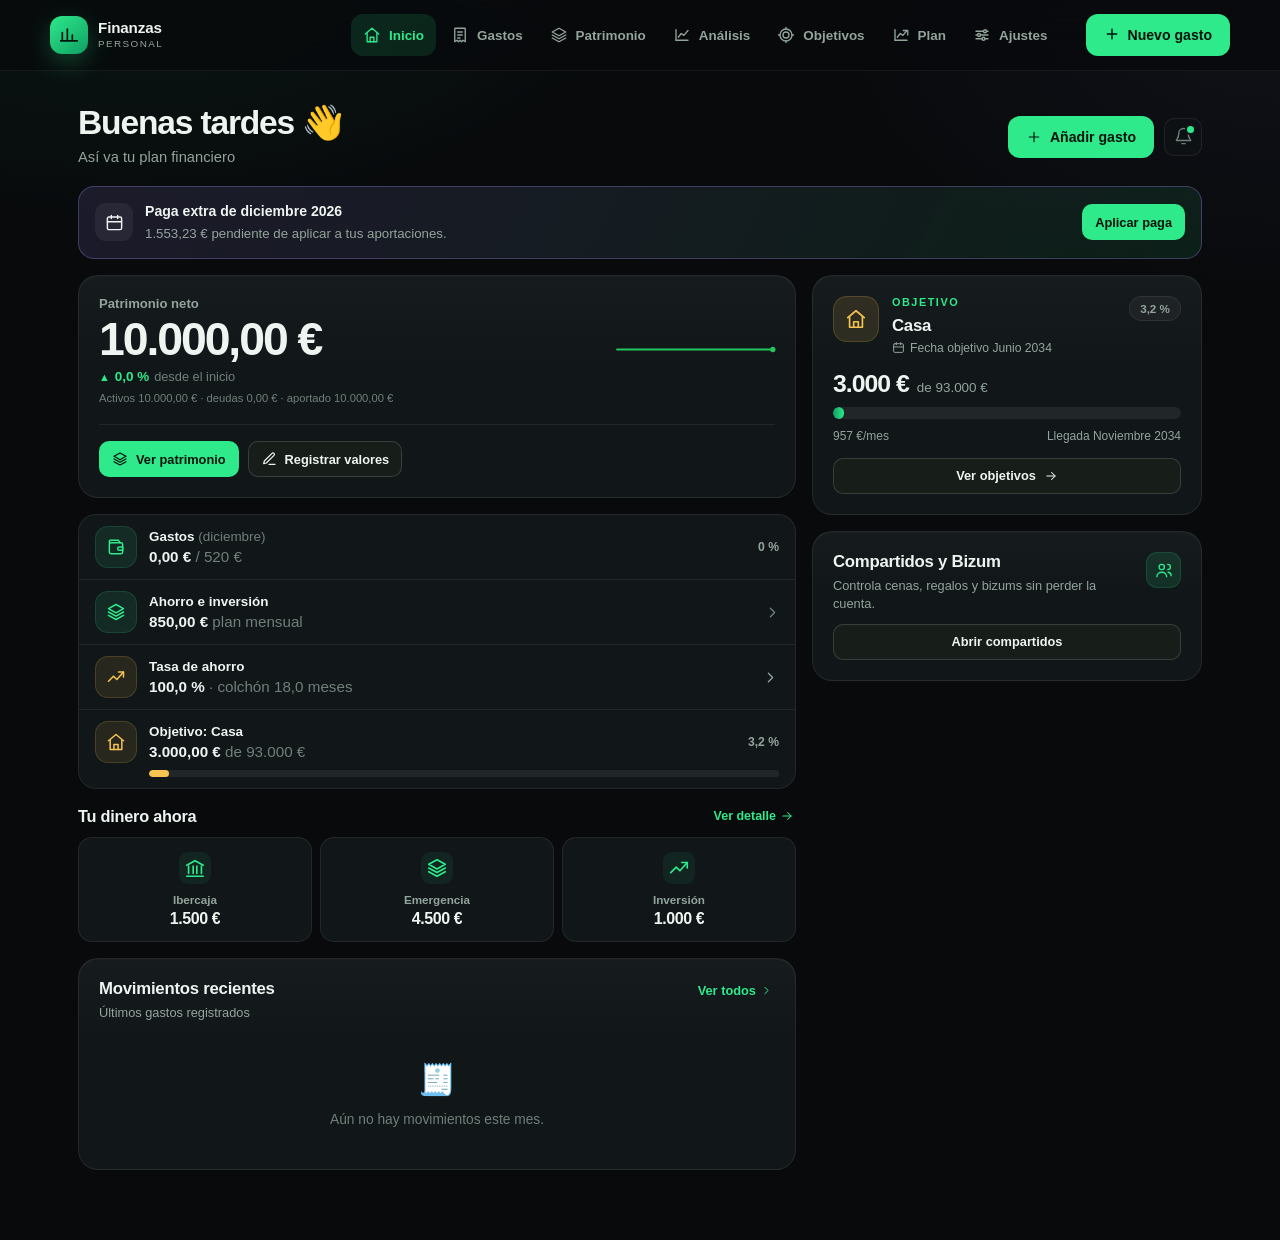
<file: index.html>
<!DOCTYPE html>
<html lang="es">
<head>
  <meta charset="UTF-8" />
  <meta name="viewport" content="width=device-width, initial-scale=1, viewport-fit=cover" />
  <title>Finanzas Personal</title>
  <meta name="description" content="Control de gastos e inversión personal: presupuesto por categorías, seguimiento de aportes y patrimonio total." />
  <meta name="theme-color" content="#080a0c" />
  <meta name="color-scheme" content="dark" />
  <meta http-equiv="Content-Security-Policy" content="default-src 'self' blob:; script-src 'self'; style-src 'self' 'unsafe-inline'; img-src 'self' data:; connect-src 'self' https://api.github.com http: https:; font-src 'self'; object-src 'none'; base-uri 'self'; form-action 'self'" />
  <link rel="manifest" href="manifest.json" />
  <link rel="icon" href="icons/icon-192.png" type="image/png" />
  <link rel="apple-touch-icon" href="icons/icon-192.png" />
  <meta name="mobile-web-app-capable" content="yes" />
  <meta name="apple-mobile-web-app-capable" content="yes" />
  <meta name="apple-mobile-web-app-status-bar-style" content="black-translucent" />
  <link rel="stylesheet" href="styles.css" />
</head>
<body>
  <header class="topbar">
    <a class="brand" href="#inicio" aria-label="Finanzas Personal — Inicio">
      <span class="brand-mark" aria-hidden="true">
        <svg width="20" height="20" viewBox="0 0 24 24" fill="none" stroke="currentColor" stroke-width="2" stroke-linecap="round" stroke-linejoin="round">
          <path d="M4 19V9M10 19V5M16 19v-7M22 19H2"/>
        </svg>
      </span>
      <span class="brand-text"><strong>Finanzas</strong><small>Personal</small></span>
    </a>

    <nav id="tabs" aria-label="Navegación principal">
      <button class="tab active" data-tab="inicio" type="button">
        <span class="tab-icon" aria-hidden="true"><svg viewBox="0 0 24 24" fill="none" stroke="currentColor" stroke-width="1.8" stroke-linecap="round" stroke-linejoin="round"><path d="M3 10.7 12 3l9 7.7"/><path d="M5.5 9.5V21h13V9.5"/><path d="M9.5 21v-6h5v6"/></svg></span>
        <span class="tab-label">Inicio</span>
      </button>
      <button class="tab" data-tab="gastos" type="button">
        <span class="tab-icon" aria-hidden="true"><svg viewBox="0 0 24 24" fill="none" stroke="currentColor" stroke-width="1.8" stroke-linecap="round" stroke-linejoin="round"><path d="M6 3h12a1 1 0 0 1 1 1v17l-3-2-2 2-2-2-2 2-2-2-3 2V4a1 1 0 0 1 1-1Z"/><path d="M9 8h6M9 12h6M9 16h3"/></svg></span>
        <span class="tab-label">Gastos</span>
      </button>
      <button class="tab" data-tab="patrimonio" type="button">
        <span class="tab-icon" aria-hidden="true"><svg viewBox="0 0 24 24" fill="none" stroke="currentColor" stroke-width="1.8" stroke-linecap="round" stroke-linejoin="round"><path d="m12 3 9 5-9 5-9-5 9-5Z"/><path d="m3 12 9 5 9-5"/><path d="m3 16 9 5 9-5"/></svg></span>
        <span class="tab-label">Patrimonio</span>
      </button>
      <button class="tab" data-tab="analisis" type="button">
        <span class="tab-icon" aria-hidden="true"><svg viewBox="0 0 24 24" fill="none" stroke="currentColor" stroke-width="1.8" stroke-linecap="round" stroke-linejoin="round"><path d="M4 19V5"/><path d="M4 19h16"/><path d="m7 15 4-5 3.5 2.5L20 6"/></svg></span>
        <span class="tab-label">Análisis</span>
      </button>
      <button class="tab" data-tab="objetivos" type="button">
        <span class="tab-icon" aria-hidden="true"><svg viewBox="0 0 24 24" fill="none" stroke="currentColor" stroke-width="1.8" stroke-linecap="round" stroke-linejoin="round"><circle cx="12" cy="12" r="8"/><circle cx="12" cy="12" r="4"/><path d="M12 2v2M22 12h-2M12 20v2M2 12h2"/></svg></span>
        <span class="tab-label">Objetivos</span>
      </button>
      <button class="tab" data-tab="plan" type="button">
        <span class="tab-icon" aria-hidden="true"><svg viewBox="0 0 24 24" fill="none" stroke="currentColor" stroke-width="1.8" stroke-linecap="round" stroke-linejoin="round"><path d="M4 19V5"/><path d="M4 19h16"/><path d="m7 15 4-5 3.5 2.5L20 6"/><path d="M15 6h6v6"/></svg></span>
        <span class="tab-label">Plan</span>
      </button>
      <button class="tab" data-tab="ajustes" type="button">
        <span class="tab-icon" aria-hidden="true"><svg viewBox="0 0 24 24" fill="none" stroke="currentColor" stroke-width="1.8" stroke-linecap="round" stroke-linejoin="round"><path d="M4 7h10M18 7h2M4 12h2M10 12h10M4 17h8M16 17h4"/><circle cx="16" cy="7" r="2"/><circle cx="8" cy="12" r="2"/><circle cx="14" cy="17" r="2"/></svg></span>
        <span class="tab-label">Ajustes</span>
      </button>
    </nav>

    <button class="btn btn-quick" id="btn-quick-gasto" type="button">
      <span class="icon" aria-hidden="true"><svg width="16" height="16" viewBox="0 0 24 24" fill="none" stroke="currentColor" stroke-width="2.2" stroke-linecap="round"><path d="M12 5v14M5 12h14"/></svg></span>
      Nuevo gasto
    </button>
  </header>

  <main id="view" aria-live="polite"></main>

  <div id="modal-root"></div>
  <div id="toast" role="status"></div>

  <script src="lib.js"></script>
  <script src="app.js"></script>
</body>
</html>
</file>
<file: styles.css>
/* Finanzas Personal — tema oscuro moderno */
:root {
  --bg: #080a0c;
  --bg-soft: #0d1113;
  --bg-elevated: #111619;
  --card: #111619;
  --card-2: #171e1a;
  --border: rgba(255, 255, 255, 0.075);
  --border-strong: rgba(255, 255, 255, 0.14);
  --text: #eef5f1;
  --muted: #93a49b;
  --muted-2: #6f8078;
  --accent: #2eea8b;
  --accent-2: #8af5be;
  --accent-deep: #0f9f63;
  --accent-soft: rgba(46, 234, 139, 0.12);
  --gold: #f5c451;
  --violet: #a78bfa;
  --blue: #60a5fa;
  --rose: #fb7185;
  --danger: #fb5f6f;
  --ok: #2eea8b;
  --warn: #f5c451;
  --radius: 20px;
  --radius-sm: 14px;
  --nav-h: 70px;
  --shadow: 0 18px 50px rgba(0, 0, 0, 0.32);
}

* { box-sizing: border-box; }

html, body {
  margin: 0;
  padding: 0;
  background: var(--bg);
  color: var(--text);
  font-family: -apple-system, BlinkMacSystemFont, "Segoe UI", Inter, Roboto, "Helvetica Neue", Arial, sans-serif;
  font-size: 16px;
  -webkit-font-smoothing: antialiased;
  text-rendering: optimizeLegibility;
}

body {
  min-height: 100vh;
  background:
    radial-gradient(900px 520px at 10% -8%, rgba(46, 234, 139, 0.075), transparent 62%),
    radial-gradient(760px 460px at 100% 2%, rgba(167, 139, 250, 0.055), transparent 58%),
    var(--bg);
}

body::before {
  content: "";
  position: fixed;
  inset: 0;
  pointer-events: none;
  background-image: radial-gradient(rgba(255, 255, 255, 0.025) 1px, transparent 1px);
  background-size: 28px 28px;
  mask-image: linear-gradient(to bottom, rgba(0, 0, 0, 0.35), transparent 70%);
  z-index: -1;
}

h1, h2, h3, p { margin: 0; }
h1, h2, h3 { font-weight: 700; }
h2 { font-size: 1.08rem; letter-spacing: -0.015em; }
h3 { font-size: 1.12rem; }
a { color: inherit; }
img, svg { max-width: 100%; }

button {
  font: inherit;
  color: inherit;
  background: none;
  border: none;
  cursor: pointer;
}

:focus-visible {
  outline: 2px solid var(--accent-2);
  outline-offset: 3px;
  border-radius: 10px;
}

input:not([type="checkbox"]):not([type="radio"]), select, textarea {
  font: inherit;
  color: var(--text);
  background: var(--bg-soft);
  border: 1px solid var(--border);
  border-radius: 12px;
  padding: 12px 13px;
  width: 100%;
  outline: none;
  -webkit-appearance: none;
  appearance: none;
  transition: border-color 0.15s, box-shadow 0.15s;
}

input::placeholder, textarea::placeholder { color: var(--muted-2); }

input[type="checkbox"], input[type="radio"] {
  accent-color: var(--accent);
  min-width: 20px;
  min-height: 20px;
  margin: 0;
}

input:focus, select:focus, textarea:focus {
  border-color: var(--accent);
  box-shadow: 0 0 0 3px rgba(46, 234, 139, 0.12);
}

input[type="date"], input[type="month"] { color-scheme: dark; }

select {
  background-image: url("data:image/svg+xml;charset=utf-8,%3Csvg xmlns='http://www.w3.org/2000/svg' width='12' height='8'%3E%3Cpath d='M1 1l5 5 5-5' stroke='%2393a49b' stroke-width='2' fill='none'/%3E%3C/svg%3E");
  background-repeat: no-repeat;
  background-position: right 13px center;
  padding-right: 34px;
}

::-webkit-scrollbar { width: 9px; height: 9px; }
::-webkit-scrollbar-track { background: transparent; }
::-webkit-scrollbar-thumb { background: #24302a; border-radius: 8px; border: 2px solid var(--bg); }

.icon { display: inline-block; vertical-align: -0.16em; flex: none; }

/* ===================== Topbar ===================== */
.topbar {
  position: sticky;
  top: 0;
  z-index: 40;
  display: flex;
  align-items: center;
  gap: 20px;
  width: 100%;
  padding: 14px max(20px, calc((100vw - 1180px) / 2));
  background: rgba(8, 10, 12, 0.78);
  backdrop-filter: blur(20px) saturate(1.2);
  border-bottom: 1px solid rgba(255, 255, 255, 0.055);
}

.brand {
  display: flex;
  align-items: center;
  gap: 10px;
  text-decoration: none;
  flex: none;
}

.brand-mark {
  width: 38px;
  height: 38px;
  border-radius: 12px;
  display: grid;
  place-items: center;
  color: #04140c;
  background: linear-gradient(140deg, var(--accent), #0f9f63);
  box-shadow: 0 8px 24px rgba(46, 234, 139, 0.25);
}

.brand-text { display: flex; flex-direction: column; line-height: 1.08; }
.brand-text strong { font-size: 0.95rem; letter-spacing: -0.01em; }
.brand-text small { font-size: 0.62rem; color: var(--muted); letter-spacing: 0.14em; text-transform: uppercase; margin-top: 3px; }

#tabs { display: flex; align-items: center; gap: 3px; margin-left: auto; }

#tabs .tab {
  min-height: 42px;
  display: flex;
  align-items: center;
  gap: 8px;
  padding: 9px 12px;
  border-radius: 12px;
  color: var(--muted);
  font-size: 0.84rem;
  font-weight: 600;
  white-space: nowrap;
  transition: color 0.15s, background 0.15s, transform 0.15s;
}

#tabs .tab .tab-icon { display: grid; place-items: center; }
#tabs .tab .tab-icon svg { width: 18px; height: 18px; }
#tabs .tab:hover { color: var(--text); background: rgba(255, 255, 255, 0.04); }
#tabs .tab.active { color: var(--accent); background: var(--accent-soft); }
#tabs .tab.active .tab-label { font-weight: 700; }

.btn-quick { flex: none; margin-left: 6px; }

/* ===================== Layout ===================== */
#view {
  max-width: 1180px;
  margin: 0 auto;
  padding: 34px 28px 70px;
}

.page-head {
  display: flex;
  align-items: flex-end;
  justify-content: space-between;
  gap: 18px;
  flex-wrap: wrap;
  margin-bottom: 24px;
}

.page-head h1 {
  font-size: clamp(1.65rem, 3.2vw, 2.25rem);
  letter-spacing: -0.035em;
  line-height: 1.1;
}

.page-sub {
  color: var(--muted);
  font-size: 0.92rem;
  line-height: 1.5;
  margin-top: 7px;
  max-width: 60ch;
}

.eyebrow, .card-eyebrow {
  display: block;
  color: var(--accent);
  font-size: 0.68rem;
  font-weight: 800;
  text-transform: uppercase;
  letter-spacing: 0.14em;
  margin-bottom: 8px;
}

.page-head-actions { display: flex; align-items: center; gap: 10px; flex-wrap: wrap; }

.view-header {
  display: flex;
  align-items: center;
  justify-content: space-between;
  flex-wrap: wrap;
  gap: 12px;
  margin-bottom: 20px;
}

.view-header h1 { font-size: clamp(1.5rem, 3vw, 2rem); letter-spacing: -0.03em; }

.stack { display: flex; flex-direction: column; gap: 16px; }
.stack > .card { margin-bottom: 0; }

.grid { display: grid; gap: 16px; }
.grid > .card { margin-bottom: 0; }

.dashboard-grid {
  display: grid;
  grid-template-columns: minmax(0, 1.62fr) minmax(320px, 0.88fr);
  gap: 16px;
  align-items: start;
}

.dashboard-main, .dashboard-side { display: flex; flex-direction: column; gap: 16px; }
.dashboard-main > .card, .dashboard-side > .card { margin-bottom: 0; }

.content-grid {
  display: grid;
  grid-template-columns: minmax(0, 1.08fr) minmax(0, 0.92fr);
  gap: 16px;
  align-items: start;
}

.content-grid > .stack > .card { margin-bottom: 0; }

.summary-cards { display: grid; grid-template-columns: 1fr 1fr; gap: 16px; }
.summary-cards .card { margin-bottom: 0; }

.mt { margin-top: 14px; }
.mb { margin-bottom: 14px; }

/* ===================== Cards ===================== */
.card {
  position: relative;
  background:
    linear-gradient(180deg, rgba(255, 255, 255, 0.018), rgba(255, 255, 255, 0) 42%),
    var(--card);
  border: 1px solid var(--border);
  border-radius: var(--radius);
  padding: 20px;
  margin-bottom: 16px;
  box-shadow: 0 1px 0 rgba(255, 255, 255, 0.02) inset;
}

.card.soft { background: var(--bg-soft); }
.card.pad-sm { padding: 14px; }

.card-title {
  display: flex;
  align-items: center;
  justify-content: space-between;
  gap: 10px;
  margin-bottom: 12px;
  color: var(--muted);
  font-size: 0.72rem;
  font-weight: 800;
  text-transform: uppercase;
  letter-spacing: 0.1em;
}

.card-head {
  display: flex;
  align-items: flex-start;
  justify-content: space-between;
  gap: 14px;
  margin-bottom: 16px;
}

.card-head h2 { font-size: 1.05rem; }
.card-head p { color: var(--muted); font-size: 0.8rem; margin-top: 5px; line-height: 1.45; }
.card-head .card-link { flex: none; }

.card-link, .link-btn {
  display: inline-flex;
  align-items: center;
  gap: 4px;
  color: var(--accent);
  font-size: 0.8rem;
  font-weight: 700;
  text-decoration: none;
  white-space: nowrap;
  padding: 4px 2px;
  border-radius: 8px;
}

.card-link:hover, .link-btn:hover { color: var(--accent-2); }

/* ===================== Hero ===================== */
.hero {
  overflow: hidden;
  border-color: rgba(46, 234, 139, 0.2);
  background:
    radial-gradient(120% 180% at 100% -10%, rgba(46, 234, 139, 0.2), transparent 54%),
    radial-gradient(90% 150% at 0% 120%, rgba(15, 159, 99, 0.1), transparent 60%),
    linear-gradient(145deg, #121a15, #0d1210);
  box-shadow: 0 24px 70px rgba(0, 0, 0, 0.32), 0 0 0 1px rgba(46, 234, 139, 0.04) inset;
}

.hero .card-eyebrow {
  color: var(--muted);
  font-size: 0.8rem;
  font-weight: 600;
  text-transform: none;
  letter-spacing: 0;
}

.hero::before {
  content: "";
  position: absolute;
  width: 300px;
  height: 300px;
  right: -100px;
  top: -150px;
  border-radius: 50%;
  background: radial-gradient(circle, rgba(46, 234, 139, 0.24), transparent 68%);
  filter: blur(12px);
  pointer-events: none;
}

.hero-top { position: relative; display: flex; align-items: flex-start; justify-content: space-between; gap: 18px; }
.hero-value {
  font-size: clamp(2.35rem, 5.4vw, 3.6rem);
  font-weight: 800;
  letter-spacing: -0.045em;
  line-height: 1;
  font-variant-numeric: tabular-nums;
  margin: 4px 0 12px;
}
.hero-meta { display: flex; align-items: center; gap: 10px; flex-wrap: wrap; }
.hero-spark { flex: none; opacity: 0.95; padding-top: 6px; }
.hero-spark .spark { width: 170px; height: auto; }
.hero-actions { position: relative; display: flex; gap: 9px; flex-wrap: wrap; margin-top: 20px; padding-top: 16px; border-top: 1px solid rgba(255, 255, 255, 0.07); }

/* ===================== Inicio: patrimonio ===================== */
.inicio-head { align-items: center; margin-bottom: 18px; }
.inicio-head h1 { font-size: clamp(1.55rem, 3.4vw, 2.1rem); }
.inicio-head .page-sub { margin-top: 4px; }
.inicio-head .page-head-actions { flex-wrap: nowrap; }
.inicio-bell { color: var(--muted); background: transparent; border-color: transparent; width: 40px; height: 40px; }
.inicio-bell:hover { color: var(--text); background: rgba(255, 255, 255, 0.05); }
.inicio-bell .icon { display: block; }

.networth-card {
  overflow: hidden;
  background:
    linear-gradient(180deg, rgba(255, 255, 255, 0.018), rgba(255, 255, 255, 0) 42%),
    var(--card);
  border-color: var(--border);
  box-shadow: 0 1px 0 rgba(255, 255, 255, 0.02) inset;
}

.networth-top { display: flex; align-items: center; justify-content: space-between; gap: 16px; }
.networth-copy { min-width: 0; }
.networth-label { display: block; color: var(--muted); font-size: 0.82rem; font-weight: 600; }
.networth-value { font-size: clamp(2rem, 5vw, 2.9rem); margin: 5px 0 7px; }
.networth-trend { display: flex; align-items: center; gap: 5px; font-size: 0.8rem; line-height: 1.2; color: var(--muted-2); }
.networth-trend strong { font-size: 0.84rem; font-weight: 700; }
.networth-trend > span:last-child { color: var(--muted-2); font-weight: 500; }
.networth-trend.positive { color: var(--accent); }
.networth-trend.negative { color: var(--rose); }
.networth-trend.neutral { color: var(--muted); }
.networth-trend.positive > span:last-child,
.networth-trend.negative > span:last-child { color: var(--muted-2); }
.trend-mark { font-size: 0.68rem; line-height: 1; }
.networth-aportado { display: block; margin-top: 7px; color: var(--muted-2); font-size: 0.7rem; font-variant-numeric: tabular-nums; }
.networth-spark { flex: none; width: clamp(110px, 34%, 160px); display: flex; align-items: center; justify-content: flex-end; }
.networth-spark .spark { width: 100%; height: auto; overflow: visible; }

.big-number {
  font-size: 2rem;
  font-weight: 800;
  letter-spacing: -0.035em;
  font-variant-numeric: tabular-nums;
  line-height: 1.05;
}

.sub-number { color: var(--muted); font-size: 0.86rem; margin-top: 6px; line-height: 1.45; }
.row-split { display: flex; justify-content: space-between; align-items: baseline; gap: 12px; }
.muted { color: var(--muted); }
.tiny { font-size: 0.76rem; }

/* ===================== Pills / badges ===================== */
.pill {
  display: inline-flex;
  align-items: center;
  gap: 5px;
  padding: 6px 10px;
  border-radius: 999px;
  background: rgba(255, 255, 255, 0.045);
  border: 1px solid var(--border);
  color: var(--muted);
  font-size: 0.73rem;
  font-weight: 700;
  line-height: 1;
  white-space: nowrap;
}

.pill.good, .pill.pct-good { color: var(--accent); background: rgba(46, 234, 139, 0.1); border-color: rgba(46, 234, 139, 0.22); }
.pill.bad, .pill.pct-bad { color: var(--rose); background: rgba(251, 113, 133, 0.1); border-color: rgba(251, 113, 133, 0.22); }
.pill.warn, .pill.pct-warn { color: var(--gold); background: rgba(245, 196, 81, 0.1); border-color: rgba(245, 196, 81, 0.22); }

.tag {
  font-size: 0.66rem;
  font-weight: 700;
  text-transform: uppercase;
  letter-spacing: 0.07em;
  padding: 4px 9px;
  border-radius: 999px;
  border: 1px solid var(--border);
  color: var(--muted);
  white-space: nowrap;
  background: rgba(255, 255, 255, 0.025);
}

.pct-good { color: var(--ok); }
.pct-warn { color: var(--warn); }
.pct-bad { color: var(--danger); }

/* ===================== Buttons ===================== */
.btn {
  display: inline-flex;
  align-items: center;
  justify-content: center;
  gap: 8px;
  min-height: 42px;
  padding: 10px 17px;
  border-radius: 12px;
  background: var(--accent);
  color: #03130b;
  font-weight: 750;
  font-size: 0.88rem;
  border: 1px solid transparent;
  text-decoration: none;
  transition: filter 0.15s, transform 0.15s, background 0.15s;
}

.btn:hover { filter: brightness(1.06); }
.btn:active { transform: translateY(1px); }
.btn:disabled { opacity: 0.45; cursor: not-allowed; filter: none; }
.btn .icon { flex: none; }

.btn.secondary {
  background: var(--card-2);
  color: var(--text);
  border: 1px solid var(--border-strong);
}
.btn.secondary:hover { background: #1c2620; }

.btn.ghost { background: transparent; color: var(--muted); border: 1px solid var(--border); }
.btn.ghost:hover { color: var(--text); background: rgba(255, 255, 255, 0.04); }

.btn.danger { background: rgba(251, 95, 111, 0.08); border: 1px solid rgba(251, 95, 111, 0.4); color: var(--danger); }
.btn.danger:hover { background: rgba(251, 95, 111, 0.16); }

.btn.full { width: 100%; }
.btn.small { min-height: 36px; padding: 8px 12px; font-size: 0.8rem; border-radius: 10px; }
.btn.lg { min-height: 50px; padding: 13px 20px; font-size: 0.96rem; border-radius: 14px; }

/* ===================== Month nav ===================== */
.month-nav {
  display: flex;
  align-items: center;
  gap: 3px;
  background: rgba(255, 255, 255, 0.035);
  border: 1px solid var(--border);
  border-radius: 12px;
  padding: 4px;
}

.month-nav .month-label {
  min-width: 118px;
  text-align: center;
  font-weight: 700;
  font-size: 0.84rem;
  color: var(--text);
}

.month-nav button {
  width: 36px;
  height: 34px;
  border-radius: 9px;
  font-size: 1.15rem;
  color: var(--muted);
  line-height: 1;
}

.month-nav button:hover { background: rgba(255, 255, 255, 0.07); color: var(--text); }

/* ===================== Stats ===================== */
.stat-grid { display: grid; grid-template-columns: repeat(auto-fit, minmax(145px, 1fr)); gap: 10px; }
.stat-grid.two { grid-template-columns: repeat(2, minmax(0, 1fr)); }

.stat {
  background: var(--bg-soft);
  border: 1px solid var(--border);
  border-radius: 15px;
  padding: 14px;
}

.stat .label {
  color: var(--muted);
  font-size: 0.68rem;
  font-weight: 750;
  text-transform: uppercase;
  letter-spacing: 0.08em;
  margin-bottom: 7px;
}

.stat .value { font-size: 1.12rem; font-weight: 750; font-variant-numeric: tabular-nums; letter-spacing: -0.02em; }

.kpi-grid .stat { background: linear-gradient(180deg, rgba(255, 255, 255, 0.025), transparent), var(--bg-soft); }
.kpi-grid .hint { margin-top: 4px; }

/* ===================== Summary mini cards ===================== */
.mini-card {
  display: flex;
  flex-direction: column;
  min-height: 168px;
  cursor: pointer;
  transition: border-color 0.18s, transform 0.18s, background 0.18s;
}

.mini-card:hover { border-color: rgba(46, 234, 139, 0.25); transform: translateY(-2px); }

.mini-top { display: flex; align-items: center; justify-content: space-between; gap: 10px; margin-bottom: 16px; }
.mini-icon {
  width: 36px;
  height: 36px;
  border-radius: 11px;
  display: grid;
  place-items: center;
  color: var(--accent);
  background: var(--accent-soft);
  border: 1px solid rgba(46, 234, 139, 0.14);
}
.mini-icon.violet { color: var(--violet); background: rgba(167, 139, 250, 0.12); border-color: rgba(167, 139, 250, 0.18); }
.mini-link { color: var(--muted-2); font-size: 0.72rem; font-weight: 700; display: inline-flex; align-items: center; gap: 2px; }
.mini-label { color: var(--muted); font-size: 0.78rem; font-weight: 650; }
.mini-value { font-size: 1.42rem; font-weight: 800; letter-spacing: -0.03em; margin: 4px 0 5px; font-variant-numeric: tabular-nums; }
.mini-sub { color: var(--muted-2); font-size: 0.76rem; margin-bottom: 12px; }
.mini-card .progress { margin-top: auto; }

/* ===================== Resumen financiero agrupado (Inicio) ===================== */
.home-summary-mobile {
  display: flex;
  flex-direction: column;
  background: var(--card);
  border: 1px solid var(--border);
  border-radius: 18px;
  overflow: hidden;
}

.summary-row {
  display: grid;
  grid-template-columns: 42px minmax(0, 1fr) auto;
  align-items: center;
  gap: 2px 12px;
  padding: 11px 16px;
  border-bottom: 1px solid var(--border);
  background: transparent;
  cursor: pointer;
  transition: background 0.15s;
}

.summary-row:last-child { border-bottom: none; }
.summary-row:hover { background: rgba(255, 255, 255, 0.028); }

.summary-ico {
  width: 42px;
  height: 42px;
  border-radius: 13px;
  display: grid;
  place-items: center;
  border: 1px solid transparent;
}
.summary-ico.green { color: var(--accent); background: rgba(46, 234, 139, 0.1); border-color: rgba(46, 234, 139, 0.14); }
.summary-ico.violet { color: var(--violet); background: rgba(167, 139, 250, 0.1); border-color: rgba(167, 139, 250, 0.16); }
.summary-ico.gold { color: var(--gold); background: rgba(245, 196, 81, 0.1); border-color: rgba(245, 196, 81, 0.16); }

.summary-main { min-width: 0; }
.summary-title { font-size: 0.84rem; font-weight: 700; color: var(--text); line-height: 1.3; white-space: nowrap; overflow: hidden; text-overflow: ellipsis; }
.summary-title span { color: var(--muted-2); font-weight: 500; }
.summary-sub { margin-top: 2px; font-size: 0.95rem; line-height: 1.2; color: var(--text); font-variant-numeric: tabular-nums; }
.summary-sub strong { font-weight: 700; }
.summary-sub span { color: var(--muted-2); }
.summary-right { font-size: 0.76rem; font-weight: 650; color: var(--muted); white-space: nowrap; display: inline-flex; align-items: center; }
.summary-arrow { color: var(--muted-2); margin-right: -2px; }
.summary-progress { grid-column: 2 / -1; height: 4px; margin-top: 5px; }
.summary-goal-row .progress > span { background: var(--gold); }
.money-tile.mobile-only { display: none; }
.inicio-bell { position: relative; }
.bell-dot { position: absolute; top: 7px; right: 7px; width: 7px; height: 7px; border-radius: 50%; background: var(--accent); box-shadow: 0 0 0 2px var(--card); }

/* ===================== Progress ===================== */
.progress {
  background: rgba(255, 255, 255, 0.065);
  border-radius: 999px;
  height: 7px;
  overflow: hidden;
  position: relative;
}

.progress > span {
  display: block;
  height: 100%;
  border-radius: inherit;
  background: linear-gradient(90deg, var(--accent-deep), var(--accent));
  transition: width 0.4s ease, background 0.3s ease;
}

.progress.over > span { background: linear-gradient(90deg, #b93142, var(--rose)); }
.progress.warn > span { background: linear-gradient(90deg, #b8861f, var(--gold)); }
.progress.lg { height: 12px; }
.progress.lg > span { background: linear-gradient(90deg, var(--accent-deep), var(--accent)); }

/* ===================== Donut ===================== */
.donut-wrap { display: flex; align-items: center; gap: 26px; flex-wrap: wrap; }

.donut {
  position: relative;
  width: min(var(--donut-size, 200px), 100%);
  aspect-ratio: 1;
  flex: none;
}

.donut svg { display: block; width: 100%; height: 100%; }

.donut-center {
  position: absolute;
  inset: 0;
  display: flex;
  flex-direction: column;
  align-items: center;
  justify-content: center;
  text-align: center;
  pointer-events: none;
  gap: 2px;
}

.donut-center strong {
  font-size: clamp(1.25rem, 3.4vw, 1.75rem);
  font-weight: 800;
  letter-spacing: -0.04em;
  font-variant-numeric: tabular-nums;
  line-height: 1;
}

.donut-center span {
  color: var(--muted);
  font-size: 0.64rem;
  font-weight: 700;
  text-transform: uppercase;
  letter-spacing: 0.1em;
}

.donut-legend { display: flex; flex-direction: column; gap: 8px; min-width: 150px; flex: 1; }
.donut-legend-item { display: flex; align-items: center; gap: 8px; font-size: 0.8rem; color: var(--muted); }
.donut-legend-item .dot { width: 9px; height: 9px; border-radius: 50%; flex: none; }
.donut-legend-item strong { color: var(--text); font-variant-numeric: tabular-nums; }

/* ===================== Spend hero ===================== */
.spend-hero {
  display: grid;
  grid-template-columns: auto minmax(0, 1fr);
  gap: 28px;
  align-items: center;
}

.spend-hero .donut { margin: 0 auto; }
.spend-copy { min-width: 0; }
.spend-copy .hero-value { margin-top: 2px; }
.spend-meta {
  display: flex;
  gap: 24px;
  flex-wrap: wrap;
  margin-top: 17px;
  padding-top: 14px;
  border-top: 1px solid var(--border);
}
.spend-meta span { display: block; color: var(--muted-2); font-size: 0.64rem; font-weight: 750; text-transform: uppercase; letter-spacing: 0.08em; }
.spend-meta strong { display: block; margin-top: 4px; font-size: 0.95rem; font-variant-numeric: tabular-nums; }

.spend-hero .progress { margin-top: 12px; height: 9px; }

/* ===================== Money tiles ===================== */
.money-card { background: transparent; border: none; padding: 0; box-shadow: none; margin-bottom: 0; }
.money-card .card-head { margin-bottom: 10px; align-items: center; }
.money-card .card-head h2 { font-size: 1.02rem; letter-spacing: -0.015em; }
.money-card .card-link { font-size: 0.78rem; }

.money-tiles { display: grid; grid-template-columns: repeat(3, minmax(0, 1fr)); gap: 8px; }

.money-tile {
  display: flex;
  flex-direction: column;
  align-items: center;
  justify-content: flex-start;
  gap: 4px;
  padding: 14px 8px 13px;
  min-height: 102px;
  border-radius: 14px;
  background: var(--card);
  border: 1px solid var(--border);
  min-width: 0;
  text-align: center;
}

.money-tile .tile-icon {
  width: 32px;
  height: 32px;
  border-radius: 9px;
  display: grid;
  place-items: center;
  color: var(--accent);
  background: rgba(46, 234, 139, 0.07);
  margin-bottom: 5px;
  flex: none;
}
.money-tile .mt-label { font-size: 0.73rem; color: var(--muted); letter-spacing: 0; font-weight: 550; white-space: nowrap; overflow: hidden; text-overflow: ellipsis; max-width: 100%; }
.money-tile strong { font-size: 1rem; font-weight: 750; letter-spacing: -0.025em; white-space: nowrap; overflow: hidden; text-overflow: ellipsis; font-variant-numeric: tabular-nums; max-width: 100%; }
.money-tile small { font-size: 0.7rem; color: var(--muted-2); white-space: nowrap; overflow: hidden; text-overflow: ellipsis; }

.money-total { display: flex; justify-content: space-between; align-items: center; gap: 10px; margin-top: 14px; padding-top: 13px; border-top: 1px solid var(--border); font-size: 0.84rem; color: var(--muted); }
.money-total strong { color: var(--text); font-size: 1rem; font-variant-numeric: tabular-nums; }

/* ===================== Rows ===================== */
.money-row {
  display: flex;
  align-items: center;
  justify-content: space-between;
  gap: 12px;
  padding: 12px 0;
  border-bottom: 1px solid var(--border);
}
.money-row:last-child { border-bottom: none; }
.money-row .lbl { font-weight: 650; font-size: 0.9rem; }
.money-row .sub { color: var(--muted-2); font-size: 0.76rem; margin-top: 3px; }
.money-row .val { font-variant-numeric: tabular-nums; font-weight: 800; font-size: 0.98rem; white-space: nowrap; }

.history-item {
  display: flex;
  align-items: center;
  justify-content: space-between;
  gap: 10px;
  padding: 12px 2px;
  border-bottom: 1px solid var(--border);
  cursor: pointer;
}
.history-item:last-child { border-bottom: none; }
.history-item .m { font-weight: 650; font-size: 0.88rem; }
.history-item .v { font-variant-numeric: tabular-nums; font-weight: 700; font-size: 0.9rem; white-space: nowrap; }
.history-item .c { color: var(--muted-2); font-size: 0.76rem; font-variant-numeric: tabular-nums; }

.recent-row {
  display: flex;
  align-items: center;
  gap: 11px;
  padding: 11px 0;
  border-bottom: 1px solid var(--border);
}
.recent-row:last-child { border-bottom: none; }
.recent-ico {
  width: 36px;
  height: 36px;
  border-radius: 11px;
  display: grid;
  place-items: center;
  font-size: 1rem;
  flex: none;
  background: rgba(255, 255, 255, 0.045);
  border: 1px solid var(--border);
}
.recent-main { flex: 1; min-width: 0; }
.recent-main strong { display: block; font-size: 0.86rem; font-weight: 650; white-space: nowrap; overflow: hidden; text-overflow: ellipsis; }
.recent-main span { display: block; font-size: 0.72rem; color: var(--muted-2); margin-top: 2px; white-space: nowrap; overflow: hidden; text-overflow: ellipsis; }
.recent-amount { font-weight: 750; font-size: 0.88rem; font-variant-numeric: tabular-nums; white-space: nowrap; }

/* ===================== Categories ===================== */
.cat-list { display: flex; flex-direction: column; gap: 9px; }

.cat-row {
  display: grid;
  grid-template-columns: 38px minmax(0, 1fr) auto;
  gap: 4px 12px;
  align-items: center;
  padding: 11px 12px;
  border-radius: 15px;
  background: rgba(255, 255, 255, 0.022);
  border: 1px solid var(--border);
  transition: background 0.15s, border-color 0.15s;
}
.cat-row:hover { background: rgba(255, 255, 255, 0.035); border-color: var(--border-strong); }

.cat-ico {
  width: 38px;
  height: 38px;
  border-radius: 12px;
  display: grid;
  place-items: center;
  font-size: 1rem;
  line-height: 1;
  border: 1px solid transparent;
  background: rgba(255, 255, 255, 0.05);
  grid-row: span 2;
}

.cat-main { min-width: 0; }
.cat-name { font-weight: 650; font-size: 0.87rem; line-height: 1.28; }
.cat-sub { color: var(--muted); font-size: 0.73rem; margin-top: 3px; }
.cat-sub strong { color: var(--text); font-weight: 700; }
.cat-right { text-align: right; font-variant-numeric: tabular-nums; }
.cat-right strong { display: block; font-size: 0.88rem; font-weight: 750; }
.cat-right span { display: block; font-size: 0.68rem; color: var(--muted-2); margin-top: 2px; white-space: nowrap; }
.cat-row .progress { grid-column: 1 / -1; height: 5px; margin-top: 3px; }

.dot { width: 10px; height: 10px; border-radius: 50%; flex: none; }

/* ===================== Gastos: resumen y categorías ===================== */
.view-gastos .gastos-head {
  align-items: center;
  justify-content: space-between;
  flex-wrap: nowrap;
  gap: 12px;
  margin-bottom: 16px;
}

.view-gastos .gastos-head h1 { font-size: clamp(1.55rem, 3vw, 2rem); }

.view-gastos .gastos-head .month-nav {
  flex: none;
  gap: 0;
  padding: 3px;
  border-radius: 11px;
}
.view-gastos .gastos-head .month-nav button { width: 30px; height: 30px; font-size: 1rem; border-radius: 8px; }
.view-gastos .gastos-head .month-nav .month-label { min-width: 104px; font-size: 0.8rem; }

.gastos-grid { align-items: start; }
.gastos-grid > .stack { min-width: 0; }

.gastos-summary {
  display: flex;
  align-items: center;
  gap: 18px;
  padding: 18px;
}

.progress-ring {
  position: relative;
  width: var(--ring-size, 82px);
  height: var(--ring-size, 82px);
  flex: none;
}
.progress-ring svg { display: block; width: 100%; height: 100%; }
.progress-ring-label {
  position: absolute;
  inset: 0;
  display: grid;
  place-items: center;
  color: var(--text);
  font-size: 0.98rem;
  font-weight: 800;
  letter-spacing: -0.02em;
  font-variant-numeric: tabular-nums;
}

.gastos-summary-copy { min-width: 0; }
.gastos-spent {
  font-size: clamp(1.5rem, 4vw, 1.85rem);
  font-weight: 800;
  letter-spacing: -0.035em;
  line-height: 1.05;
  font-variant-numeric: tabular-nums;
}
.gastos-budget { margin-top: 3px; color: var(--muted); font-size: 0.82rem; font-variant-numeric: tabular-nums; }
.gastos-remaining { margin-top: 7px; color: var(--muted-2); font-size: 0.78rem; font-variant-numeric: tabular-nums; }

.gastos-cats-card { padding: 16px; }
.gastos-cats-head { align-items: center; margin-bottom: 2px; }
.gastos-cats-head h2 { font-size: 1rem; }
.gastos-cats-head .card-link { font-size: 0.75rem; }

.view-gastos .gastos-cat-list { gap: 0; }
.view-gastos .gastos-cat-list .cat-row {
  grid-template-columns: 38px minmax(0, 1fr) auto;
  grid-template-rows: auto auto;
  gap: 2px 12px;
  padding: 11px 0;
  border: 0;
  border-bottom: 1px solid var(--border);
  border-radius: 0;
  background: transparent;
}
.view-gastos .gastos-cat-list .cat-row:last-child { border-bottom: 0; }
.view-gastos .gastos-cat-list .cat-ico {
  width: 38px;
  height: 38px;
  border-radius: 11px;
  grid-row: 1 / span 2;
  align-self: center;
}
.view-gastos .gastos-cat-list .cat-name { font-size: 0.83rem; font-weight: 650; line-height: 1.25; }
.view-gastos .gastos-cat-list .cat-sub { margin-top: 2px; font-size: 0.72rem; color: var(--muted-2); line-height: 1.3; }
.view-gastos .gastos-cat-list .cat-sub strong { color: var(--text); font-weight: 700; }
.view-gastos .gastos-cat-list .cat-right { align-self: center; }
.view-gastos .gastos-cat-list .cat-right strong { font-size: 0.78rem; font-weight: 700; }
.view-gastos .gastos-cat-list .cat-row .progress { grid-column: 2 / -1; height: 3px; margin-top: 4px; }

.gastos-cta-dock { width: 100%; }
.gastos-add-btn { display: flex; width: 100%; min-height: 48px; border-radius: 14px; font-size: 0.9rem; }

@media (max-width: 980px) {
  #view.view-gastos { padding-bottom: calc(var(--nav-h) + 96px + env(safe-area-inset-bottom, 0px)); }
  .view-gastos .gastos-grid { grid-template-columns: minmax(0, 1fr); }
  .view-gastos .gastos-cta-dock {
    position: fixed;
    left: 0;
    right: 0;
    bottom: calc(var(--nav-h) + env(safe-area-inset-bottom, 0px));
    z-index: 45;
    padding: 8px 16px 12px;
    background: var(--bg);
  }
  .view-gastos .gastos-cta-dock .gastos-add-btn {
    max-width: 520px;
    min-height: 50px;
    margin: 0 auto;
    font-size: 0.92rem;
    border-radius: 14px;
  }
}

@media (max-width: 620px) {
  .view-gastos .gastos-head { gap: 10px; margin-bottom: 14px; }
  .view-gastos .gastos-head h1 { font-size: 1.5rem; }
  .view-gastos .gastos-head .month-nav .month-label { min-width: 94px; font-size: 0.76rem; }
  .view-gastos .gastos-head .month-nav button { width: 28px; height: 30px; }
  .view-gastos .gastos-summary { padding: 16px; gap: 16px; }
  .view-gastos .gastos-summary .progress-ring { width: 78px; height: 78px; }
  .view-gastos .gastos-spent { font-size: 1.55rem; }
  .view-gastos .gastos-cats-card { padding: 15px 16px; }
}


/* ===================== Patrimonio ===================== */
#view.view-patrimonio { max-width: 1020px; }
.view-patrimonio .pat-head { align-items: center; justify-content: space-between; flex-wrap: nowrap; gap: 12px; margin-bottom: 16px; }
.view-patrimonio .pat-head h1 { font-size: clamp(1.55rem, 3vw, 2rem); }
.pat-reg-btn { flex: none; }

.pat-layout {
  display: grid;
  grid-template-columns: minmax(0, 1fr) minmax(0, 1.05fr);
  gap: 16px;
  align-items: start;
}
.pat-layout > .stack { min-width: 0; gap: 16px; }

.pat-total { padding: 18px; }
.pat-total-label { display: block; color: var(--muted); font-size: 0.82rem; font-weight: 600; }
.pat-total-value {
  margin: 4px 0 8px;
  font-size: clamp(2rem, 5vw, 2.7rem);
  font-weight: 800;
  letter-spacing: -0.045em;
  line-height: 1;
  font-variant-numeric: tabular-nums;
}
.pat-total-trend { display: flex; align-items: center; gap: 5px; font-size: 0.8rem; line-height: 1.2; }
.pat-total-trend strong { font-size: 0.84rem; font-weight: 700; }
.pat-total-trend > span:last-child { color: var(--muted-2); font-weight: 500; }
.pat-total-trend.positive { color: var(--accent); }
.pat-total-trend.negative { color: var(--rose); }
.pat-total-trend.neutral { color: var(--muted); }

.pat-dist-card { padding: 18px; }
.pat-dist { display: flex; align-items: center; gap: 18px; min-width: 0; }
.pat-donut { flex: none; }
.pat-donut .donut { width: clamp(100px, 12vw, 140px); }
.pat-legend { flex: 1; min-width: 0; display: flex; flex-direction: column; gap: 11px; }
.pat-legend-row { display: grid; grid-template-columns: 8px minmax(0, 1fr) auto; align-items: center; gap: 8px; font-size: 0.78rem; }
.pat-legend-dot { width: 8px; height: 8px; border-radius: 50%; flex: none; }
.pat-legend-name { color: var(--muted); white-space: nowrap; overflow: hidden; text-overflow: ellipsis; }
.pat-legend-pct { color: var(--text); font-weight: 700; font-variant-numeric: tabular-nums; white-space: nowrap; }
.pat-legend-empty { color: var(--muted-2); font-size: 0.78rem; }

.pat-accounts-card { padding: 6px 16px; }
.pat-account-list { display: flex; flex-direction: column; min-width: 0; }
.pat-account-row {
  display: grid;
  grid-template-columns: 40px minmax(0, 1fr) auto 16px;
  align-items: center;
  gap: 10px;
  width: 100%;
  padding: 11px 0;
  border: 0;
  border-bottom: 1px solid var(--border);
  background: transparent;
  color: inherit;
  text-align: left;
  cursor: pointer;
  transition: background 0.15s;
}
.pat-account-row:last-child { border-bottom: 0; }
.pat-account-row:hover { background: rgba(255, 255, 255, 0.022); }
.pat-account-ico { width: 38px; height: 38px; border-radius: 11px; display: grid; place-items: center; border: 1px solid transparent; flex: none; }
.pat-account-main { display: flex; flex-direction: column; min-width: 0; gap: 1px; }
.pat-account-name { font-size: 0.82rem; font-weight: 650; white-space: nowrap; overflow: hidden; text-overflow: ellipsis; }
.pat-account-type { font-size: 0.68rem; color: var(--muted-2); white-space: nowrap; overflow: hidden; text-overflow: ellipsis; }
.pat-account-amount { margin-top: 4px; font-size: 0.95rem; font-weight: 800; letter-spacing: -0.02em; font-variant-numeric: tabular-nums; white-space: nowrap; }
.pat-account-pct { font-size: 0.74rem; font-weight: 650; color: var(--muted); font-variant-numeric: tabular-nums; white-space: nowrap; }
.pat-account-arrow { display: grid; place-items: center; color: var(--muted-2); }

.pat-more { margin-top: 6px; }
.pat-more-summary { display: flex; align-items: center; justify-content: space-between; gap: 12px; padding: 12px 4px; list-style: none; cursor: pointer; color: var(--muted); }
.pat-more-summary::-webkit-details-marker { display: none; }
.pat-more-summary-main { min-width: 0; }
.pat-more-summary-main strong { display: block; color: var(--text); font-size: 0.82rem; font-weight: 650; }
.pat-more-summary-main > span { display: block; color: var(--muted-2); font-size: 0.7rem; margin-top: 2px; }
.pat-more-summary .icon { transition: transform 0.2s ease; }
.pat-more[open] .pat-more-summary .icon { transform: rotate(90deg); }
.pat-more-body { display: flex; flex-direction: column; gap: 16px; margin-top: 10px; }
.pat-more-body .card { margin-bottom: 0; }
.pat-more-links { display: flex; align-items: center; gap: 14px; flex-wrap: wrap; padding: 0 4px; }

.pat-metrics { display: flex; flex-direction: column; min-width: 0; }
.pat-metric-row { padding: 10px 0; border-bottom: 1px solid var(--border); min-width: 0; }
.pat-metric-row:last-child { border-bottom: 0; }
.pat-metric-name { font-size: 0.8rem; font-weight: 650; white-space: nowrap; overflow: hidden; text-overflow: ellipsis; }
.pat-metric-values { display: grid; grid-template-columns: repeat(3, minmax(0, 1fr)); gap: 10px; margin-top: 6px; }
.pat-metric-values span { min-width: 0; }
.pat-metric-values small { display: block; color: var(--muted-2); font-size: 0.62rem; font-weight: 700; text-transform: uppercase; letter-spacing: 0.05em; }
.pat-metric-values strong { display: block; margin-top: 2px; font-size: 0.78rem; font-weight: 650; font-variant-numeric: tabular-nums; white-space: nowrap; overflow: hidden; text-overflow: ellipsis; }

.pat-history { display: flex; flex-direction: column; min-width: 0; }
.pat-history-row { padding: 9px 0; border-bottom: 1px solid var(--border); cursor: pointer; }
.pat-history-row:last-child { border-bottom: 0; }
.pat-history-row:hover { background: rgba(255, 255, 255, 0.022); }
.pat-history-top { display: flex; justify-content: space-between; gap: 10px; font-size: 0.8rem; font-weight: 650; font-variant-numeric: tabular-nums; }
.pat-history-top span { color: var(--text); }
.pat-history-bottom { display: flex; flex-wrap: wrap; gap: 4px 16px; margin-top: 3px; color: var(--muted-2); font-size: 0.7rem; }
.pat-history-bottom strong { color: var(--muted); font-weight: 650; }

.ibercaja-desglose {
  display: flex;
  flex-direction: column;
  gap: 8px;
  margin: 12px 0;
  padding: 11px 12px;
  background: var(--bg-soft);
  border: 1px solid var(--border);
  border-radius: 12px;
}
.ibercaja-desglose > div { display: flex; align-items: baseline; justify-content: space-between; gap: 12px; color: var(--muted); font-size: 0.78rem; }
.ibercaja-desglose span { min-width: 0; }
.ibercaja-desglose small { color: var(--muted-2); font-size: 0.68rem; margin-left: 4px; }
.ibercaja-desglose strong { color: var(--text); font-size: 0.8rem; font-weight: 650; font-variant-numeric: tabular-nums; white-space: nowrap; }
.ibercaja-desglose .total { margin-top: 2px; padding-top: 8px; border-top: 1px solid var(--border); color: var(--text); font-weight: 700; }
.ibercaja-desglose .total strong { font-size: 0.92rem; font-weight: 800; }

@media (max-width: 760px) {
  .view-patrimonio .pat-layout { grid-template-columns: minmax(0, 1fr); }
}

@media (max-width: 620px) {
  .view-patrimonio .pat-head { gap: 10px; margin-bottom: 14px; }
  .view-patrimonio .pat-head h1 { font-size: 1.5rem; }
  .view-patrimonio .pat-layout,
  .view-patrimonio .pat-layout > .stack { gap: 12px; }
  .view-patrimonio .pat-total { padding: 16px; }
  .view-patrimonio .pat-total-value { font-size: 1.9rem; }
  .view-patrimonio .pat-dist-card { padding: 16px; }
  .view-patrimonio .pat-dist { gap: 14px; }
  .view-patrimonio .pat-donut .donut { width: clamp(96px, 27vw, 118px); }
  .view-patrimonio .pat-legend { gap: 9px; }
  .view-patrimonio .pat-accounts-card { padding: 5px 16px; }
  .view-patrimonio .pat-account-row { grid-template-columns: 38px minmax(0, 1fr) auto 16px; gap: 9px; padding: 7px 0; }
  .view-patrimonio .pat-account-ico { width: 38px; height: 38px; }
  .view-patrimonio .pat-account-main { gap: 0; }
  .view-patrimonio .pat-account-name { font-size: 0.8rem; line-height: 1.2; }
  .view-patrimonio .pat-account-type { line-height: 1.15; }
  .view-patrimonio .pat-account-amount { font-size: 0.92rem; margin-top: 2px; line-height: 1.1; }
  .view-patrimonio .pat-more { margin-top: 28px; }
  .view-patrimonio .pat-more-body { gap: 12px; }
}

/* ===================== Expenses list ===================== */
.day-group { margin-bottom: 5px; }

.day-label {
  color: var(--muted-2);
  font-size: 0.68rem;
  font-weight: 800;
  text-transform: uppercase;
  letter-spacing: 0.1em;
  margin: 16px 2px 7px;
}
.day-group:first-child .day-label { margin-top: 2px; }

.exp-item {
  display: flex;
  align-items: center;
  gap: 11px;
  background: rgba(255, 255, 255, 0.022);
  border: 1px solid var(--border);
  border-radius: 14px;
  padding: 11px 12px;
  margin-bottom: 7px;
  cursor: pointer;
  transition: background 0.15s, border-color 0.15s;
}
.exp-item:hover { background: rgba(255, 255, 255, 0.04); border-color: var(--border-strong); }
.exp-item:active { background: var(--card-2); }
.exp-item .dot { width: 10px; height: 10px; }
.exp-item .exp-main { flex: 1; min-width: 0; }
.exp-item .exp-note { font-weight: 650; font-size: 0.87rem; white-space: nowrap; overflow: hidden; text-overflow: ellipsis; }
.exp-item .exp-cat { color: var(--muted-2); font-size: 0.72rem; margin-top: 2px; white-space: nowrap; overflow: hidden; text-overflow: ellipsis; }
.exp-item .exp-amount { font-weight: 750; font-variant-numeric: tabular-nums; white-space: nowrap; font-size: 0.9rem; }

/* ===================== Holdings ===================== */
.holding-list { display: flex; flex-direction: column; gap: 10px; }

.holding-card {
  background: rgba(255, 255, 255, 0.022);
  border: 1px solid var(--border);
  border-radius: 16px;
  padding: 14px;
  cursor: pointer;
  transition: border-color 0.15s, background 0.15s;
}
.holding-card:hover { background: rgba(255, 255, 255, 0.04); border-color: var(--border-strong); }

.holding-head { display: flex; align-items: center; justify-content: space-between; gap: 8px; margin-bottom: 10px; }
.holding-name { display: flex; align-items: center; gap: 9px; min-width: 0; }
.holding-ico { width: 32px; height: 32px; border-radius: 10px; display: grid; place-items: center; flex: none; }
.holding-name strong { display: block; font-size: 0.86rem; font-weight: 650; white-space: nowrap; overflow: hidden; text-overflow: ellipsis; }
.holding-name span { display: block; font-size: 0.68rem; color: var(--muted-2); margin-top: 2px; }

.holding-values { display: flex; gap: 8px; margin-top: 12px; padding-top: 11px; border-top: 1px solid var(--border); }
.hold-stat { flex: 1; min-width: 0; }
.hold-stat .label { color: var(--muted-2); font-size: 0.64rem; text-transform: uppercase; letter-spacing: 0.08em; font-weight: 700; }
.hold-stat .value { font-weight: 700; font-variant-numeric: tabular-nums; font-size: 0.86rem; margin-top: 3px; }

.chart-wrap { width: 100%; }
.chart-wrap svg { width: 100%; height: auto; display: block; }
.spark { vertical-align: middle; }

/* ===================== Buckets / legend ===================== */
.legend-list { display: flex; flex-direction: column; gap: 2px; flex: 1; min-width: 190px; }
.legend-row { display: grid; grid-template-columns: 10px minmax(0, 1fr) auto auto; align-items: center; gap: 8px; padding: 7px 0; border-bottom: 1px solid rgba(255, 255, 255, 0.045); }
.legend-row:last-child { border-bottom: none; }
.legend-dot { width: 9px; height: 9px; border-radius: 50%; }
.legend-name { font-size: 0.8rem; color: var(--muted); white-space: nowrap; overflow: hidden; text-overflow: ellipsis; }
.legend-val { font-size: 0.82rem; font-weight: 700; font-variant-numeric: tabular-nums; }
.legend-pct { font-size: 0.72rem; color: var(--muted-2); font-variant-numeric: tabular-nums; min-width: 44px; text-align: right; }

.bucket-row { margin-bottom: 14px; }
.bucket-row .bucket-head { display: flex; justify-content: space-between; align-items: baseline; margin-bottom: 6px; font-size: 0.9rem; }
.bucket-row .name { font-weight: 700; }
.bucket-row .amount { font-variant-numeric: tabular-nums; font-weight: 700; }
.bucket-row .target { color: var(--muted-2); font-size: 0.76rem; margin-top: 5px; }
.bucket-bar { display: flex; height: 9px; border-radius: 999px; overflow: hidden; background: rgba(255, 255, 255, 0.06); }
.bucket-bar > span { display: block; height: 100%; }

/* ===================== Goal cards ===================== */
.goals-grid { display: grid; grid-template-columns: repeat(2, minmax(0, 1fr)); gap: 16px; }
.goals-grid .goal-card { margin-bottom: 0; }

.goal-card {
  background:
    linear-gradient(180deg, rgba(255, 255, 255, 0.018), transparent 45%),
    var(--card);
  border: 1px solid var(--border);
  border-radius: var(--radius);
  padding: 20px;
}
.goal-card.primary {
  border-color: rgba(46, 234, 139, 0.2);
  background:
    radial-gradient(130% 150% at 100% -20%, rgba(46, 234, 139, 0.15), transparent 55%),
    linear-gradient(145deg, #121a15, #0d1210);
}
.goal-card.span-2 { grid-column: span 2; }

.goal-top { display: flex; align-items: flex-start; gap: 13px; }
.goal-icon {
  width: 46px;
  height: 46px;
  border-radius: 14px;
  display: grid;
  place-items: center;
  flex: none;
  color: var(--accent);
  background: var(--accent-soft);
  border: 1px solid rgba(46, 234, 139, 0.16);
}
.goal-icon.gold { color: var(--gold); background: rgba(245, 196, 81, 0.12); border-color: rgba(245, 196, 81, 0.18); }
.goal-icon.violet { color: var(--violet); background: rgba(167, 139, 250, 0.12); border-color: rgba(167, 139, 250, 0.18); }
.goal-icon.blue { color: var(--blue); background: rgba(96, 165, 250, 0.12); border-color: rgba(96, 165, 250, 0.18); }
.goal-info { flex: 1; min-width: 0; }
.goal-info h2 { font-size: 1.05rem; }
.goal-date { color: var(--muted); font-size: 0.76rem; margin-top: 5px; display: flex; align-items: center; gap: 5px; }
.goal-badge { flex: none; }

.goal-value-row { display: flex; align-items: baseline; gap: 8px; flex-wrap: wrap; margin: 18px 0 11px; }
.goal-value-row strong { font-size: clamp(1.55rem, 3.4vw, 2rem); font-weight: 800; letter-spacing: -0.04em; font-variant-numeric: tabular-nums; }
.goal-value-row span { color: var(--muted); font-size: 0.84rem; }

.goal-stats {
  display: grid;
  grid-template-columns: repeat(3, minmax(0, 1fr));
  gap: 12px;
  margin-top: 17px;
  padding-top: 15px;
  border-top: 1px solid var(--border);
}
.goal-stats span { display: block; color: var(--muted-2); font-size: 0.64rem; font-weight: 750; text-transform: uppercase; letter-spacing: 0.08em; }
.goal-stats strong { display: block; font-size: 0.9rem; margin-top: 5px; font-variant-numeric: tabular-nums; line-height: 1.3; }

.goal-actions { display: flex; gap: 8px; flex-wrap: wrap; margin-top: 17px; }

.goal-preview .goal-top { margin-bottom: 2px; }
.goal-preview .goal-value-row { margin: 15px 0 9px; }
.goal-preview .goal-value-row strong { font-size: 1.55rem; }
.goal-preview-foot { display: flex; justify-content: space-between; gap: 8px; margin-top: 10px; color: var(--muted); font-size: 0.75rem; }
.goal-preview .btn { margin-top: 15px; }

.empty-goal {
  border: 1px dashed var(--border-strong);
  border-radius: var(--radius);
  padding: 26px 20px;
  text-align: center;
  color: var(--muted);
  background: rgba(255, 255, 255, 0.012);
}
.empty-goal.span-2 { grid-column: span 2; }
.empty-goal .btn { margin-top: 14px; }
.empty-goal strong { display: block; color: var(--text); margin-bottom: 5px; }
.empty-goal .btn { margin-top: 14px; }

/* ===================== Analysis ===================== */
.analysis-grid { display: grid; grid-template-columns: minmax(0, 1.05fr) minmax(0, 0.95fr); gap: 16px; align-items: start; }
.analysis-grid > .card { margin-bottom: 0; }
.analysis-grid > .stack { min-width: 0; }

.period-chips { background: var(--bg-soft); border: 1px solid var(--border); border-radius: 12px; padding: 4px; display: flex; gap: 3px; }
.period-chips .chip { min-height: 34px; padding: 6px 13px; border: none; background: transparent; font-size: 0.8rem; }
.period-chips .chip.selected { background: var(--accent); color: #04140c; }
.period-chips .chip:not(.selected):hover { background: rgba(255, 255, 255, 0.05); }

.bar-chart { display: flex; align-items: flex-end; gap: 8px; height: 158px; padding: 8px 2px 0; }
.bar-col { flex: 1; min-width: 0; height: 100%; display: flex; flex-direction: column; align-items: center; justify-content: flex-end; gap: 8px; }
.bar-track { width: 100%; max-width: 34px; height: 100%; display: flex; align-items: flex-end; border-radius: 8px 8px 4px 4px; background: rgba(255, 255, 255, 0.03); overflow: hidden; }
.bar-track span { display: block; width: 100%; border-radius: 7px 7px 3px 3px; background: linear-gradient(180deg, var(--accent), var(--accent-deep)); transition: height 0.4s ease; }
.bar-track span.over { background: linear-gradient(180deg, var(--rose), #a52e3e); }
.bar-track span.empty { background: rgba(255, 255, 255, 0.09); }
.bar-label { font-size: 0.65rem; color: var(--muted-2); font-weight: 650; white-space: nowrap; }
.bar-legend { display: flex; gap: 14px; flex-wrap: wrap; margin-top: 10px; color: var(--muted-2); font-size: 0.7rem; }
.bar-legend span { display: inline-flex; align-items: center; gap: 5px; }
.bar-legend i { width: 8px; height: 8px; border-radius: 50%; display: inline-block; }

.insight-list { display: flex; flex-direction: column; gap: 11px; }
.insight { display: flex; gap: 10px; align-items: flex-start; padding: 11px 12px; background: rgba(255, 255, 255, 0.022); border: 1px solid var(--border); border-radius: 13px; }
.insight-ico { width: 28px; height: 28px; border-radius: 9px; display: grid; place-items: center; flex: none; background: var(--accent-soft); color: var(--accent); }
.insight p { font-size: 0.83rem; color: var(--muted); line-height: 1.5; }
.insight strong { color: var(--text); font-weight: 700; }
.insight.alert .insight-ico { background: rgba(245, 196, 81, 0.12); color: var(--gold); }

.plan-card { border-color: rgba(46, 234, 139, 0.24); background: linear-gradient(150deg, rgba(46, 234, 139, 0.06), transparent 48%), var(--card); }
.plan-card .insight { background: rgba(46, 234, 139, 0.035); border-color: rgba(46, 234, 139, 0.13); }

.dev-item { padding: 11px 2px; border-bottom: 1px solid var(--border); }
.dev-item:last-child { border-bottom: none; }
.dev-line1 { display: flex; justify-content: space-between; align-items: baseline; gap: 10px; }
.dev-name { font-weight: 650; font-size: 0.86rem; }
.dev-amount { font-weight: 750; color: var(--danger); white-space: nowrap; font-variant-numeric: tabular-nums; font-size: 0.86rem; }
.dev-meta { color: var(--muted-2); font-size: 0.73rem; margin-top: 3px; }

/* ===================== Tables ===================== */
.table-wrap { overflow-x: auto; margin: 0 -2px; padding: 0 2px; }
.table { width: 100%; border-collapse: collapse; font-size: 0.84rem; font-variant-numeric: tabular-nums; }
.table th { color: var(--muted-2); text-align: right; font-size: 0.66rem; text-transform: uppercase; letter-spacing: 0.08em; font-weight: 800; padding: 7px 5px; white-space: nowrap; }
.table th:first-child, .table td:first-child { text-align: left; }
.table td { padding: 11px 5px; border-top: 1px solid var(--border); text-align: right; font-weight: 600; white-space: nowrap; }
.table td:first-child { font-weight: 650; color: var(--text); }
.table tbody tr:hover { background: rgba(255, 255, 255, 0.018); }

/* ===================== Banners ===================== */
.banner {
  display: flex;
  align-items: center;
  gap: 12px;
  background: linear-gradient(120deg, rgba(167, 139, 250, 0.13), rgba(46, 234, 139, 0.09));
  border: 1px solid rgba(167, 139, 250, 0.3);
  border-radius: 16px;
  padding: 14px 16px;
  margin-bottom: 16px;
}
.banner .banner-ico { width: 38px; height: 38px; border-radius: 11px; display: grid; place-items: center; background: rgba(255, 255, 255, 0.06); flex: none; }
.banner .banner-text { flex: 1; font-size: 0.83rem; color: var(--muted); line-height: 1.45; }
.banner .banner-text strong { display: block; color: var(--text); margin-bottom: 3px; font-size: 0.88rem; }

/* ===================== Forms ===================== */
.form-card .field { margin-bottom: 13px; }
.field { margin-bottom: 13px; }
.field:last-child { margin-bottom: 0; }
.field label { display: block; color: var(--muted); font-size: 0.7rem; font-weight: 750; text-transform: uppercase; letter-spacing: 0.07em; margin-bottom: 7px; }
.field-row { display: grid; grid-template-columns: 1fr 1fr; gap: 10px; }

.chips { display: flex; flex-wrap: wrap; gap: 8px; }
.chip {
  min-height: 38px;
  padding: 8px 14px;
  border-radius: 999px;
  background: var(--bg-soft);
  border: 1px solid var(--border);
  color: var(--muted);
  font-size: 0.83rem;
  font-weight: 650;
  transition: all 0.15s;
}
.chip.selected { background: var(--accent); border-color: var(--accent); color: #04140c; font-weight: 750; }

.check-row { display: flex; align-items: center; gap: 10px; min-height: 44px; color: var(--text); font-size: 0.9rem; }

/* Details / settings */
details.card { padding: 16px 18px; }
details.card > summary {
  list-style: none;
  cursor: pointer;
  display: flex;
  align-items: center;
  justify-content: space-between;
  gap: 10px;
  min-height: 28px;
}
details.card > summary::-webkit-details-marker { display: none; }
details.card > summary .chev { color: var(--muted-2); transition: transform 0.2s ease; display: inline-flex; }
details.card[open] > summary .chev { transform: rotate(180deg); }

.setting-group > summary { min-height: 34px; }
.setting-group > summary .summary-title { display: flex; align-items: center; gap: 10px; font-size: 0.95rem; font-weight: 700; color: var(--text); }
.setting-group > summary .summary-title .icon { color: var(--accent); }
.setting-group > summary .summary-sub { color: var(--muted-2); font-size: 0.75rem; font-weight: 500; margin-top: 3px; }
.setting-group[open] > summary { margin-bottom: 16px; }

.settings-page { max-width: 850px; margin: 0 auto; }
.settings-intro { margin-bottom: 20px; }

.panel-item { display: flex; align-items: center; gap: 9px; padding: 7px 0; }
.panel-item input[type="text"] { flex: 1; min-width: 0; }
.panel-item input[type="number"] { width: 100px; }
.panel-item input[type="text"].w-budget { width: 100px; flex: none; }
.panel-item select { flex: 1; min-width: 0; }
.panel-item > span { font-size: 0.86rem; }

.icon-btn {
  width: 38px;
  height: 38px;
  border-radius: 10px;
  color: var(--muted-2);
  display: inline-flex;
  align-items: center;
  justify-content: center;
  flex: none;
  background: var(--bg-soft);
  border: 1px solid var(--border);
  font-size: 0.92rem;
  transition: color 0.15s, background 0.15s;
}
.icon-btn:hover { color: var(--text); background: var(--card-2); }
.icon-btn.danger { color: var(--danger); }

.hint { color: var(--muted-2); font-size: 0.78rem; line-height: 1.55; margin-top: 8px; }
.hint strong { color: var(--muted); }
.hint code { color: var(--accent-2); background: rgba(46, 234, 139, 0.08); padding: 1px 5px; border-radius: 5px; font-size: 0.9em; }

/* ===================== Empty states ===================== */
.empty { text-align: center; color: var(--muted-2); padding: 30px 12px; font-size: 0.86rem; line-height: 1.5; }
.empty .big { font-size: 1.9rem; display: block; margin-bottom: 8px; }

/* ===================== Compartidos ===================== */
.summary-strip {
  display: flex;
  background: var(--card);
  border: 1px solid var(--border);
  border-radius: var(--radius);
  padding: 16px 8px;
  margin-bottom: 16px;
}
.summary-strip > div { flex: 1; text-align: center; padding: 0 8px; min-width: 0; }
.summary-strip > div + div { border-left: 1px solid var(--border); }
.summary-strip .label { color: var(--muted); font-size: 0.66rem; font-weight: 800; text-transform: uppercase; letter-spacing: 0.08em; }
.summary-strip .value { font-size: 1.08rem; font-weight: 800; margin-top: 6px; font-variant-numeric: tabular-nums; }

/* ===================== Modal ===================== */
.modal-overlay {
  position: fixed;
  inset: 0;
  background: rgba(3, 6, 5, 0.74);
  backdrop-filter: blur(6px);
  display: flex;
  align-items: flex-end;
  justify-content: center;
  z-index: 80;
  animation: fadeIn 0.16s ease;
}

.modal {
  background: var(--bg-elevated);
  border: 1px solid var(--border-strong);
  border-radius: 22px 22px 0 0;
  width: 100%;
  max-width: 620px;
  max-height: 90vh;
  overflow-y: auto;
  padding: 22px 20px calc(20px + env(safe-area-inset-bottom, 0px));
  box-shadow: 0 -20px 70px rgba(0, 0, 0, 0.5);
  animation: slideUp 0.22s cubic-bezier(0.2, 0.8, 0.2, 1);
}

.modal h3 { font-size: 1.15rem; margin-bottom: 16px; letter-spacing: -0.02em; }
.modal .holding-card { cursor: default; }
.modal .holding-card:hover { background: rgba(255, 255, 255, 0.022); border-color: var(--border); }
.modal .modal-actions { display: flex; gap: 9px; margin-top: 18px; }
.modal .modal-actions .btn { flex: 1; }
.modal .form-grid { display: grid; gap: 12px; grid-template-columns: 1fr 1fr; }
.modal .form-grid .field { margin-bottom: 0; }

@keyframes fadeIn { from { opacity: 0; } to { opacity: 1; } }
@keyframes slideUp { from { transform: translateY(34px); opacity: 0; } to { transform: translateY(0); opacity: 1; } }

@media (min-width: 640px) {
  .modal { border-radius: 22px; margin-bottom: 40px; }
  .modal-overlay { align-items: center; }
}

/* ===================== Toast ===================== */
#toast {
  position: fixed;
  left: 50%;
  bottom: calc(var(--nav-h) + env(safe-area-inset-bottom, 0px) + 18px);
  transform: translateX(-50%) translateY(80px);
  background: #1a231e;
  color: var(--text);
  border: 1px solid var(--border-strong);
  padding: 11px 18px;
  border-radius: 999px;
  font-size: 0.84rem;
  font-weight: 650;
  opacity: 0;
  transition: all 0.25s ease;
  z-index: 100;
  pointer-events: none;
  max-width: 90vw;
  white-space: nowrap;
  overflow: hidden;
  text-overflow: ellipsis;
  box-shadow: var(--shadow);
}
#toast.show { transform: translateX(-50%) translateY(0); opacity: 1; }
#toast.error { border-color: rgba(251, 95, 111, 0.55); color: #fecdd3; }

/* ===================== Settings intro ===================== */
.settings-hero { display: flex; align-items: center; gap: 16px; padding: 6px 0 2px; }
.settings-hero .avatar { width: 54px; height: 54px; border-radius: 16px; display: grid; place-items: center; background: linear-gradient(140deg, var(--accent), #0f9f63); color: #04140c; font-size: 1.3rem; font-weight: 800; flex: none; }

/* ===================== Mobile ===================== */
@media (max-width: 980px) {
  /* Sin backdrop-filter aquí: crea un containing block y rompería el nav fixed */
  .topbar {
    padding: 13px 16px;
    backdrop-filter: none;
    background: rgba(8, 10, 12, 0.94);
  }
  #view { padding: 24px 16px calc(var(--nav-h) + 34px + env(safe-area-inset-bottom, 0px)); }

  #tabs {
    position: fixed;
    left: 0;
    right: 0;
    bottom: 0;
    z-index: 50;
    display: flex;
    align-items: stretch;
    gap: 0;
    margin: 0;
    padding: 6px 4px env(safe-area-inset-bottom, 0px);
    height: calc(var(--nav-h) + env(safe-area-inset-bottom, 0px));
    background: rgba(9, 12, 10, 0.94);
    backdrop-filter: blur(20px) saturate(1.2);
    border-top: 1px solid rgba(255, 255, 255, 0.07);
    border-bottom: none;
  }

  #tabs .tab {
    flex: 1;
    min-width: 0;
    min-height: 54px;
    flex-direction: column;
    justify-content: center;
    gap: 3px;
    padding: 6px 1px;
    border-radius: 11px;
    font-size: 0.61rem;
    letter-spacing: 0;
  }

  #tabs .tab .tab-icon svg { width: 21px; height: 21px; }
  #tabs .tab.active { background: rgba(46, 234, 139, 0.09); }
  .btn-quick { display: none; }
  .brand-mark { width: 34px; height: 34px; border-radius: 11px; }
  .brand-text strong { font-size: 0.9rem; }

  .dashboard-grid, .content-grid, .analysis-grid { grid-template-columns: 1fr; }
  .dashboard-grid, .content-grid, .analysis-grid { gap: 16px; }
  .summary-cards { gap: 12px; }
  .page-head { margin-bottom: 20px; align-items: flex-start; }
  .page-head-actions { width: 100%; justify-content: space-between; }
  .month-nav { flex: 1; justify-content: space-between; }
  .month-nav .month-label { flex: 1; min-width: 0; }

  #toast { bottom: calc(var(--nav-h) + env(safe-area-inset-bottom, 0px) + 20px); }
  .card { padding: 17px; border-radius: 18px; }
  .goals-grid { grid-template-columns: 1fr; }
  .goal-card.span-2, .empty-goal.span-2 { grid-column: auto; }
  .settings-page { max-width: none; }
}

@media (max-width: 620px) {
  .hero-top { flex-direction: column; gap: 8px; }
  .hero-spark { align-self: flex-start; padding-top: 2px; }
  .hero-spark .spark { width: 150px; }
  .summary-cards { grid-template-columns: 1fr; }
  .spend-hero { grid-template-columns: 1fr; justify-items: center; text-align: center; }
  .spend-hero .spend-copy { width: 100%; }
  .spend-meta { justify-content: center; }
  .money-tiles { grid-template-columns: 1fr; }
  .money-tile { flex-direction: row; align-items: center; flex-wrap: wrap; gap: 4px 10px; }
  .money-tile .tile-icon { margin: 0; }
  .money-tile .mt-label { flex: 1; }
  .money-tile strong { width: auto; margin-left: auto; }
  .money-tile small { width: 100%; padding-left: 26px; }
  .donut-wrap { flex-direction: column; align-items: stretch; }
  .donut { align-self: center; }
  .goal-stats { grid-template-columns: 1fr 1fr; }
  .goal-stats > div:last-child { grid-column: span 2; }
  .field-row { grid-template-columns: 1fr; }
  .table { font-size: 0.78rem; }
  .table th { font-size: 0.6rem; }
  .table td { padding: 9px 4px; }
  .page-head h1 { font-size: 1.7rem; }
  .card-head { flex-wrap: wrap; }
  .card-head .card-link { margin-left: auto; }
  .panel-item { flex-wrap: wrap; }
  .panel-item input[type="text"].w-budget { width: 84px; }
  .banner { align-items: flex-start; flex-wrap: wrap; }
  .banner .btn { margin-left: 50px; }
}

/* Móvil: sin barra superior y resumen de Inicio compacto en una sola pantalla */
@media (max-width: 620px) {
  .topbar {
    min-height: 0;
    padding: 0;
    background: transparent;
    border-bottom: none;
    backdrop-filter: none;
  }
  .brand { display: none; }

  #view { padding-top: calc(16px + env(safe-area-inset-top, 0px)); }
  #view.view-inicio { padding-top: calc(14px + env(safe-area-inset-top, 0px)); }

  #view.view-inicio .inicio-head { position: relative; margin-bottom: clamp(14px, 2.4dvh, 20px); align-items: flex-start; padding-right: 48px; }
  #view.view-inicio .inicio-head h1 { font-size: 1.5rem; }
  #view.view-inicio .inicio-head .page-sub { font-size: 0.82rem; margin-top: 2px; }
  #view.view-inicio .inicio-head .page-head-actions { display: flex; position: absolute; top: 0; right: 0; width: auto; }
  #view.view-inicio #inicio-add-top { display: none; }
  #view.view-inicio .inicio-bell { display: inline-flex; }
  #view.view-inicio .dashboard-grid,
  #view.view-inicio .dashboard-main { gap: clamp(12px, 2dvh, 16px); }
  #view.view-inicio .dashboard-side,
  #view.view-inicio .recent-card { display: none; }

  #view.view-inicio .networth-card { padding: 15px 16px; border-radius: 18px; min-height: clamp(118px, 17dvh, 150px); display: flex; flex-direction: column; justify-content: center; }
  #view.view-inicio .networth-top { gap: 10px; }
  #view.view-inicio .networth-label { font-size: 0.8rem; }
  #view.view-inicio .networth-value { font-size: clamp(1.7rem, 8.2vw, 2.05rem); margin: 3px 0 6px; }
  #view.view-inicio .networth-trend { gap: 4px; font-size: 0.78rem; }
  #view.view-inicio .networth-trend strong { font-size: 0.82rem; }
  #view.view-inicio .networth-aportado { display: none; }
  #view.view-inicio .networth-spark { width: clamp(80px, 29vw, 118px); }
  #view.view-inicio .networth-card .hero-actions { display: none; }

  #view.view-inicio .home-summary-mobile { min-height: clamp(210px, 32.4dvh, 284px); }
  #view.view-inicio .summary-row { grid-template-columns: 40px minmax(0, 1fr) auto; padding: 10px 15px; gap: 2px 11px; flex: 1 1 0; }
  #view.view-inicio .summary-ico { width: 40px; height: 40px; border-radius: 12px; }
  #view.view-inicio .summary-title { font-size: 0.82rem; }
  #view.view-inicio .summary-sub { font-size: 0.92rem; }
  #view.view-inicio .summary-right { font-size: 0.74rem; }
  #view.view-inicio .summary-goal-row .summary-progress { margin-top: 4px; }

  #view.view-inicio .money-card { margin-top: 0; padding: 0; background: transparent; border: none; box-shadow: none; }
  #view.view-inicio .money-card .card-head { margin-bottom: 10px; align-items: center; }
  #view.view-inicio .money-card .card-head h2 { font-size: 1rem; }
  #view.view-inicio .money-card .card-link { font-size: 0.74rem; }
  #view.view-inicio .money-tiles { grid-template-columns: repeat(3, minmax(0, 1fr)); gap: 8px; align-items: stretch; }
  #view.view-inicio .money-tile { display: flex; flex-direction: column; align-items: center; justify-content: center; gap: 4px; padding: 14px 7px; min-height: clamp(118px, 17.6dvh, 155px); border-radius: 14px; background: var(--card); border: 1px solid var(--border); text-align: center; }
  #view.view-inicio .money-tile.mobile-only { display: flex; }
  #view.view-inicio .money-tile .tile-icon { width: 32px; height: 32px; margin: 0 0 5px; display: grid; place-items: center; border-radius: 9px; background: rgba(46, 234, 139, 0.07); }
  #view.view-inicio .money-tile .mt-label { flex: none; font-size: 0.71rem; letter-spacing: 0; text-align: center; }
  #view.view-inicio .money-tile strong { width: 100%; margin-left: 0; font-size: 0.98rem; text-align: center; }
  #view.view-inicio .money-tile small { display: none; }
}

@media (max-width: 380px) {
  #tabs .tab { font-size: 0.55rem; }
  #tabs .tab .tab-icon svg { width: 19px; height: 19px; }
  .money-tiles { gap: 8px; }
  .card { padding: 15px; }
}

/* ===================== Accessibility ===================== */
@media (prefers-reduced-motion: reduce) {
  *, *::before, *::after {
    animation-duration: 0.001ms !important;
    transition-duration: 0.001ms !important;
  }
}

button, .chip, .exp-item, .holding-card, .history-item, #tabs .tab, .mini-card { touch-action: manipulation; }

/* ===================== Análisis v2 ===================== */
.view-analisis .analysis-page { max-width: 860px; margin: 0 auto; }
.view-analisis .analysis-head { align-items: flex-start; }
.view-analisis .analysis-head .page-sub { max-width: 52ch; }
.view-analisis .analysis-kpis { grid-template-columns: repeat(2, minmax(0, 1fr)); gap: 9px; margin-bottom: 14px; }
.view-analisis .analysis-kpi { min-width: 0; padding: 13px 14px; }
.view-analisis .analysis-kpi .label { margin-bottom: 6px; }
.view-analisis .analysis-kpi .value { font-size: clamp(1.02rem, 4.4vw, 1.28rem); white-space: nowrap; overflow: hidden; text-overflow: ellipsis; }
.view-analisis .analysis-kpi .hint { margin-top: 5px; line-height: 1.35; }
.view-analisis .analysis-card { margin-bottom: 13px; padding: 18px; }
.view-analisis .analysis-card .card-head { margin-bottom: 12px; }
.view-analisis .analysis-card .card-head h2 { font-size: 1rem; }
.view-analisis .analysis-card .card-head p { font-size: 0.77rem; }
.view-analisis .analysis-card .card-head .pill { flex: none; }
.view-analisis .analysis-chart-svg { display: block; width: 100%; max-width: 620px; height: auto; margin: 0 auto; overflow: visible; }
.view-analisis .analysis-chart-svg text { fill: var(--muted-2); font-size: 8px; font-family: inherit; }
.view-analisis .analysis-chart-svg .chart-value { fill: var(--text); font-weight: 700; font-size: 8px; }
.view-analisis .analysis-chart-legend { display: flex; flex-wrap: wrap; gap: 9px 14px; margin-top: 8px; color: var(--muted-2); font-size: 0.7rem; }
.view-analisis .analysis-legend-item { display: inline-flex; align-items: center; gap: 5px; min-width: 0; }
.view-analisis .analysis-legend-line { width: 16px; height: 0; border-top: 2px solid var(--accent); display: inline-block; flex: none; }
.view-analisis .analysis-legend-line.dashed { border-top: 1.5px dashed var(--muted-2); }
.view-analisis .analysis-legend-dot { width: 8px; height: 8px; border-radius: 50%; background: var(--accent); display: inline-block; flex: none; }
.view-analisis .analysis-note { color: var(--muted-2); font-size: 0.72rem; line-height: 1.45; margin-top: 8px; }
.view-analisis .analysis-details { margin-top: 11px; border-top: 1px solid var(--border); padding-top: 9px; }
.view-analisis .analysis-details summary { cursor: pointer; list-style: none; display: flex; align-items: center; justify-content: space-between; gap: 10px; color: var(--muted); font-size: 0.78rem; font-weight: 650; }
.view-analisis .analysis-details summary::-webkit-details-marker { display: none; }
.view-analisis .analysis-details .chev { display: inline-flex; transition: transform 0.2s ease; }
.view-analisis .analysis-details[open] .chev { transform: rotate(180deg); }
.view-analisis .analysis-details .table-wrap { margin-top: 8px; }
.view-analisis .analysis-empty { color: var(--muted-2); font-size: 0.82rem; line-height: 1.5; padding: 16px 8px; text-align: center; }
.view-analisis .analysis-empty strong { color: var(--text); }
.view-analisis .conclusion-list { display: flex; flex-direction: column; gap: 8px; }
.view-analisis .conclusion-item { display: flex; align-items: flex-start; gap: 10px; width: 100%; text-align: left; padding: 11px 12px; border-radius: 13px; background: rgba(255, 255, 255, 0.022); border: 1px solid var(--border); color: var(--text); }
.view-analisis .conclusion-item:hover { border-color: var(--border-strong); background: rgba(255, 255, 255, 0.035); }
.view-analisis .conclusion-ico { width: 30px; height: 30px; border-radius: 9px; display: grid; place-items: center; flex: none; background: rgba(255, 255, 255, 0.05); color: var(--muted); }
.view-analisis .conclusion-item.positive .conclusion-ico { color: var(--accent); background: var(--accent-soft); }
.view-analisis .conclusion-item.negative .conclusion-ico { color: var(--rose); background: rgba(251, 113, 133, 0.1); }
.view-analisis .conclusion-item.info .conclusion-ico { color: var(--gold); background: rgba(245, 196, 81, 0.1); }
.view-analisis .conclusion-body { flex: 1; min-width: 0; }
.view-analisis .conclusion-body strong { display: block; font-size: 0.84rem; line-height: 1.3; }
.view-analisis .conclusion-body span { display: block; color: var(--muted); font-size: 0.76rem; line-height: 1.45; margin-top: 3px; }
.view-analisis .conclusion-chev { color: var(--muted-2); flex: none; padding-top: 4px; }
.view-analisis .change-list { display: flex; flex-direction: column; gap: 7px; }
.view-analisis .change-row { display: flex; align-items: center; gap: 10px; width: 100%; text-align: left; padding: 10px 11px; border-radius: 13px; background: rgba(255, 255, 255, 0.022); border: 1px solid var(--border); color: var(--text); }
.view-analisis .change-row:hover { border-color: var(--border-strong); background: rgba(255, 255, 255, 0.035); }
.view-analisis .change-ico { width: 32px; height: 32px; border-radius: 10px; display: grid; place-items: center; flex: none; background: rgba(255, 255, 255, 0.045); border: 1px solid transparent; font-size: 0.9rem; }
.view-analisis .change-main { flex: 1; min-width: 0; }
.view-analisis .change-main strong { display: -webkit-box; font-size: 0.83rem; line-height: 1.3; overflow: hidden; -webkit-line-clamp: 2; -webkit-box-orient: vertical; }
.view-analisis .change-main small { display: block; color: var(--muted-2); font-size: 0.7rem; margin-top: 2px; }
.view-analisis .change-value { text-align: right; flex: none; font-variant-numeric: tabular-nums; }
.view-analisis .change-value strong { display: block; font-size: 0.84rem; }
.view-analisis .change-value small { display: block; font-size: 0.7rem; margin-top: 2px; color: var(--muted-2); }
.view-analisis .change-value.trend-up strong,
.view-analisis .change-value.trend-up small { color: var(--rose); }
.view-analisis .change-value.trend-down strong,
.view-analisis .change-value.trend-down small { color: var(--accent); }
.view-analisis .change-value.trend-neutral strong,
.view-analisis .change-value.trend-neutral small { color: var(--muted); }
.view-analisis .change-chev { color: var(--muted-2); flex: none; }
.view-analisis .cat-compare { display: flex; flex-direction: column; }
.view-analisis .cat-compare-head,
.view-analisis .cat-compare-row { display: grid; grid-template-columns: minmax(0, 1fr) auto auto; gap: 10px; align-items: center; }
.view-analisis .cat-compare-head { padding: 0 4px 7px; color: var(--muted-2); font-size: 0.63rem; font-weight: 800; text-transform: uppercase; letter-spacing: 0.08em; }
.view-analisis .cat-compare-head span:nth-child(2) { text-align: right; }
.view-analisis .cat-compare-head span:nth-child(3) { text-align: right; min-width: 64px; }
.view-analisis .cat-compare-row { width: 100%; text-align: left; padding: 9px 4px; border-top: 1px solid var(--border); background: transparent; color: var(--text); }
.view-analisis .cat-compare-row:hover { background: rgba(255, 255, 255, 0.02); }
.view-analisis .cat-compare-main { display: flex; align-items: center; gap: 9px; min-width: 0; }
.view-analisis .cat-compare-ico { width: 28px; height: 28px; border-radius: 9px; display: grid; place-items: center; flex: none; background: rgba(255, 255, 255, 0.045); border: 1px solid transparent; font-size: 0.85rem; }
.view-analisis .cat-compare-name { min-width: 0; }
.view-analisis .cat-compare-name strong { display: -webkit-box; font-size: 0.82rem; line-height: 1.3; overflow: hidden; -webkit-line-clamp: 2; -webkit-box-orient: vertical; }
.view-analisis .cat-compare-name small { display: block; color: var(--muted-2); font-size: 0.68rem; margin-top: 2px; }
.view-analisis .cat-compare-media { text-align: right; font-size: 0.82rem; font-weight: 700; font-variant-numeric: tabular-nums; white-space: nowrap; }
.view-analisis .cat-compare-media small { color: var(--muted-2); font-size: 0.65rem; font-weight: 500; }
.view-analisis .cat-compare-trend { min-width: 64px; text-align: right; font-size: 0.74rem; font-weight: 750; font-variant-numeric: tabular-nums; white-space: nowrap; }
.view-analisis .trend-up { color: var(--rose); }
.view-analisis .trend-down { color: var(--accent); }
.view-analisis .trend-neutral { color: var(--muted); }
.view-analisis .budget-list { display: flex; flex-direction: column; gap: 9px; }
.view-analisis .budget-item { border: 1px solid var(--border); border-radius: 14px; padding: 12px; background: rgba(255, 255, 255, 0.018); }
.view-analisis .budget-top { display: flex; align-items: flex-start; gap: 9px; }
.view-analisis .budget-ico { width: 32px; height: 32px; border-radius: 10px; display: grid; place-items: center; flex: none; background: rgba(255, 255, 255, 0.045); border: 1px solid transparent; font-size: 0.9rem; }
.view-analisis .budget-main { flex: 1; min-width: 0; }
.view-analisis .budget-main strong { display: block; font-size: 0.84rem; line-height: 1.3; }
.view-analisis .budget-main span { display: inline-block; margin-top: 3px; color: var(--muted-2); font-size: 0.67rem; }
.view-analisis .budget-delta { flex: none; font-size: 0.82rem; font-weight: 750; font-variant-numeric: tabular-nums; white-space: nowrap; }
.view-analisis .budget-delta.up { color: var(--gold); }
.view-analisis .budget-delta.down { color: var(--accent); }
.view-analisis .budget-line { display: flex; align-items: center; gap: 8px; margin-top: 10px; font-size: 0.76rem; color: var(--muted); flex-wrap: wrap; }
.view-analisis .budget-line strong { color: var(--text); font-size: 0.9rem; font-variant-numeric: tabular-nums; }
.view-analisis .budget-line .arrow { color: var(--muted-2); }
.view-analisis .budget-reason { color: var(--muted-2); font-size: 0.72rem; line-height: 1.45; margin-top: 8px; }
.view-analisis .budget-actions { display: flex; gap: 7px; margin-top: 10px; }
.view-analisis .budget-actions .btn { flex: 1; }
.view-analisis .budget-total { display: flex; align-items: center; justify-content: space-between; gap: 10px; margin-top: 12px; padding-top: 12px; border-top: 1px solid var(--border); }
.view-analisis .budget-total span { display: block; color: var(--muted-2); font-size: 0.68rem; }
.view-analisis .budget-total strong { display: block; font-size: 1rem; font-variant-numeric: tabular-nums; margin-top: 3px; }
.view-analisis .budget-total .pill { flex: none; }
.view-analisis .plan-hero { display: flex; gap: 11px; align-items: flex-start; padding: 13px; border-radius: 14px; border: 1px solid rgba(46, 234, 139, 0.16); background: rgba(46, 234, 139, 0.045); }
.view-analisis .plan-hero .plan-ico { width: 34px; height: 34px; border-radius: 10px; display: grid; place-items: center; flex: none; color: var(--accent); background: rgba(46, 234, 139, 0.1); }
.view-analisis .plan-hero strong { display: block; font-size: 0.88rem; }
.view-analisis .plan-hero p { color: var(--muted); font-size: 0.79rem; line-height: 1.5; margin-top: 4px; }
.view-analisis .plan-savings { display: flex; align-items: center; justify-content: space-between; gap: 10px; margin-top: 11px; padding: 11px 12px; border-radius: 12px; background: rgba(255, 255, 255, 0.025); border: 1px solid var(--border); }
.view-analisis .plan-savings span { color: var(--muted-2); font-size: 0.7rem; }
.view-analisis .plan-savings strong { display: block; margin-top: 3px; font-size: 1.05rem; color: var(--accent); font-variant-numeric: tabular-nums; }
.view-analisis .plan-savings small { color: var(--muted-2); font-size: 0.68rem; text-align: right; max-width: 45%; line-height: 1.4; }
.view-analisis .analysis-card .btn.full { margin-top: 11px; }

@media (max-width: 620px) {
  .view-analisis .analysis-page { max-width: none; }
  .view-analisis .analysis-head { flex-direction: column; gap: 10px; }
  .view-analisis .analysis-head .period-chips { width: 100%; }
  .view-analisis .analysis-head .period-chips .chip { flex: 1; }
  .view-analisis .analysis-kpis { gap: 8px; }
  .view-analisis .analysis-kpi { padding: 12px; }
  .view-analisis .analysis-kpi .value { font-size: 1.02rem; }
  .view-analisis .analysis-card { padding: 15px; margin-bottom: 12px; }
  .view-analisis .cat-compare-head,
  .view-analisis .cat-compare-row { grid-template-columns: minmax(0, 1fr) auto 58px; gap: 7px; }
  .view-analisis .cat-compare-name strong { font-size: 0.78rem; }
  .view-analisis .cat-compare-media { font-size: 0.78rem; }
  .view-analisis .cat-compare-trend { min-width: 58px; font-size: 0.7rem; }
  .view-analisis .budget-actions .btn { min-height: 38px; }
  .view-analisis .plan-savings { align-items: flex-start; flex-direction: column; gap: 4px; }
  .view-analisis .plan-savings small { max-width: none; text-align: left; }
}

@media (max-width: 380px) {
  .view-analisis .analysis-kpi .value { font-size: 0.96rem; }
  .view-analisis .analysis-kpi .hint { font-size: 0.68rem; }
  .view-analisis .cat-compare-ico { display: none; }
}

/* ============ Plan financiero ============ */
.plan-page { max-width: 1120px; margin: 0 auto; }
.plan-kpis { grid-template-columns: repeat(4, minmax(0, 1fr)); }
.plan-page .card { margin-bottom: 16px; }
.plan-page .card-head h2 { font-size: 0.98rem; }
.plan-page .card-head p { font-size: 0.75rem; }
.form-grid { display: grid; grid-template-columns: repeat(4, minmax(0, 1fr)); gap: 10px; }
.form-grid-4 { grid-template-columns: repeat(4, minmax(0, 1fr)); }
.form-grid .field { margin-bottom: 0; }
.form-grid input, .form-grid select { width: 100%; }
.plan-classes { margin-top: 12px; border-top: 1px solid var(--border); padding-top: 10px; }
.plan-dot { display: inline-block; width: 8px; height: 8px; border-radius: 50%; margin-right: 6px; vertical-align: 1px; }
.pat-net-breakdown { display: grid; grid-template-columns: repeat(4, minmax(0, 1fr)); gap: 8px; margin-top: 14px; padding-top: 12px; border-top: 1px solid var(--border); }
.pat-net-breakdown div { display: flex; flex-direction: column; gap: 3px; }
.pat-net-breakdown span { color: var(--muted-2); font-size: 0.68rem; }
.pat-net-breakdown strong { font-size: 0.84rem; font-variant-numeric: tabular-nums; }
.pat-debt-list { display: flex; flex-direction: column; gap: 2px; }
.pat-debt-row { display: flex; align-items: center; gap: 10px; padding: 10px 4px; border-bottom: 1px solid var(--border); }
.pat-debt-row:last-child { border-bottom: 0; }
.pat-debt-main { flex: 1; min-width: 0; }
.pat-debt-main strong { display: block; font-size: 0.84rem; }
.pat-debt-main span { display: block; color: var(--muted-2); font-size: 0.7rem; margin-top: 2px; }
.pat-debt-values { text-align: right; flex: none; }
.pat-debt-values strong { display: block; font-size: 0.84rem; font-variant-numeric: tabular-nums; }
.pat-debt-values span { display: block; color: var(--muted-2); font-size: 0.68rem; margin-top: 2px; }
.pin-lock { z-index: 9999; backdrop-filter: blur(18px); }
.pin-modal { max-width: 360px; text-align: center; }
.pin-logo { font-size: 2rem; margin-bottom: 4px; }
.pin-modal .field { margin: 14px 0 10px; }
.pin-modal input { text-align: center; letter-spacing: 0.35em; font-size: 1.3rem; }
@media (max-width: 980px) {
  .plan-kpis { grid-template-columns: repeat(2, minmax(0, 1fr)); }
  .form-grid, .form-grid-4 { grid-template-columns: repeat(2, minmax(0, 1fr)); }
}
@media (max-width: 620px) {
  .plan-kpis { grid-template-columns: 1fr 1fr; gap: 8px; }
  .form-grid, .form-grid-4 { grid-template-columns: 1fr; }
  .pat-net-breakdown { grid-template-columns: repeat(2, minmax(0, 1fr)); }
  .pat-debt-row { flex-wrap: wrap; }
  .pat-debt-values { text-align: left; }
}
@media print {
  .topbar, #tabs, .btn, .icon-btn, .card-link, .gastos-cta-dock, .banner, .pat-more-summary { display: none !important; }
  body { background: #fff; color: #111; }
  .card { break-inside: avoid; border-color: #ddd; }
}
@media (max-width: 620px) {
  #tabs .tab-label { white-space: nowrap; overflow: hidden; text-overflow: ellipsis; max-width: 100%; }
}
@media print {
  input, select, textarea { border: 0 !important; background: transparent !important; color: #111 !important; box-shadow: none !important; }
  .plan-page .card { page-break-inside: avoid; }
}

/* ============ Ajustes móviles de cabeceras, banners y planes ============ */
@media (max-width: 620px) {
  .page-head { flex-direction: column; align-items: stretch; gap: 10px; }
  .page-head-actions { width: 100%; justify-content: flex-start; flex-wrap: wrap; gap: 8px; }
  .page-head-actions .btn { flex: 1 1 auto; }
  .gastos-head .month-nav { flex: 1 1 100%; }
  .banner { display: grid; grid-template-columns: 38px minmax(0, 1fr); align-items: start; gap: 10px; }
  .banner .banner-text { grid-column: 2; }
  .banner .btn { grid-column: 1 / -1; width: 100%; margin-left: 0; }
}
@media (max-width: 620px) {
  .view-gastos .gastos-head,
  .view-patrimonio .pat-head { align-items: stretch; flex-wrap: wrap; }
  .view-gastos .gastos-head > div:first-child,
  .view-patrimonio .pat-head > div:first-child { width: 100%; }
}
@media (max-width: 340px) {
  #tabs .tab[data-tab="patrimonio"] .tab-label { font-size: 0; }
  #tabs .tab[data-tab="patrimonio"] .tab-label::after { content: "Patrim."; font-size: 0.55rem; }
}
</file>
